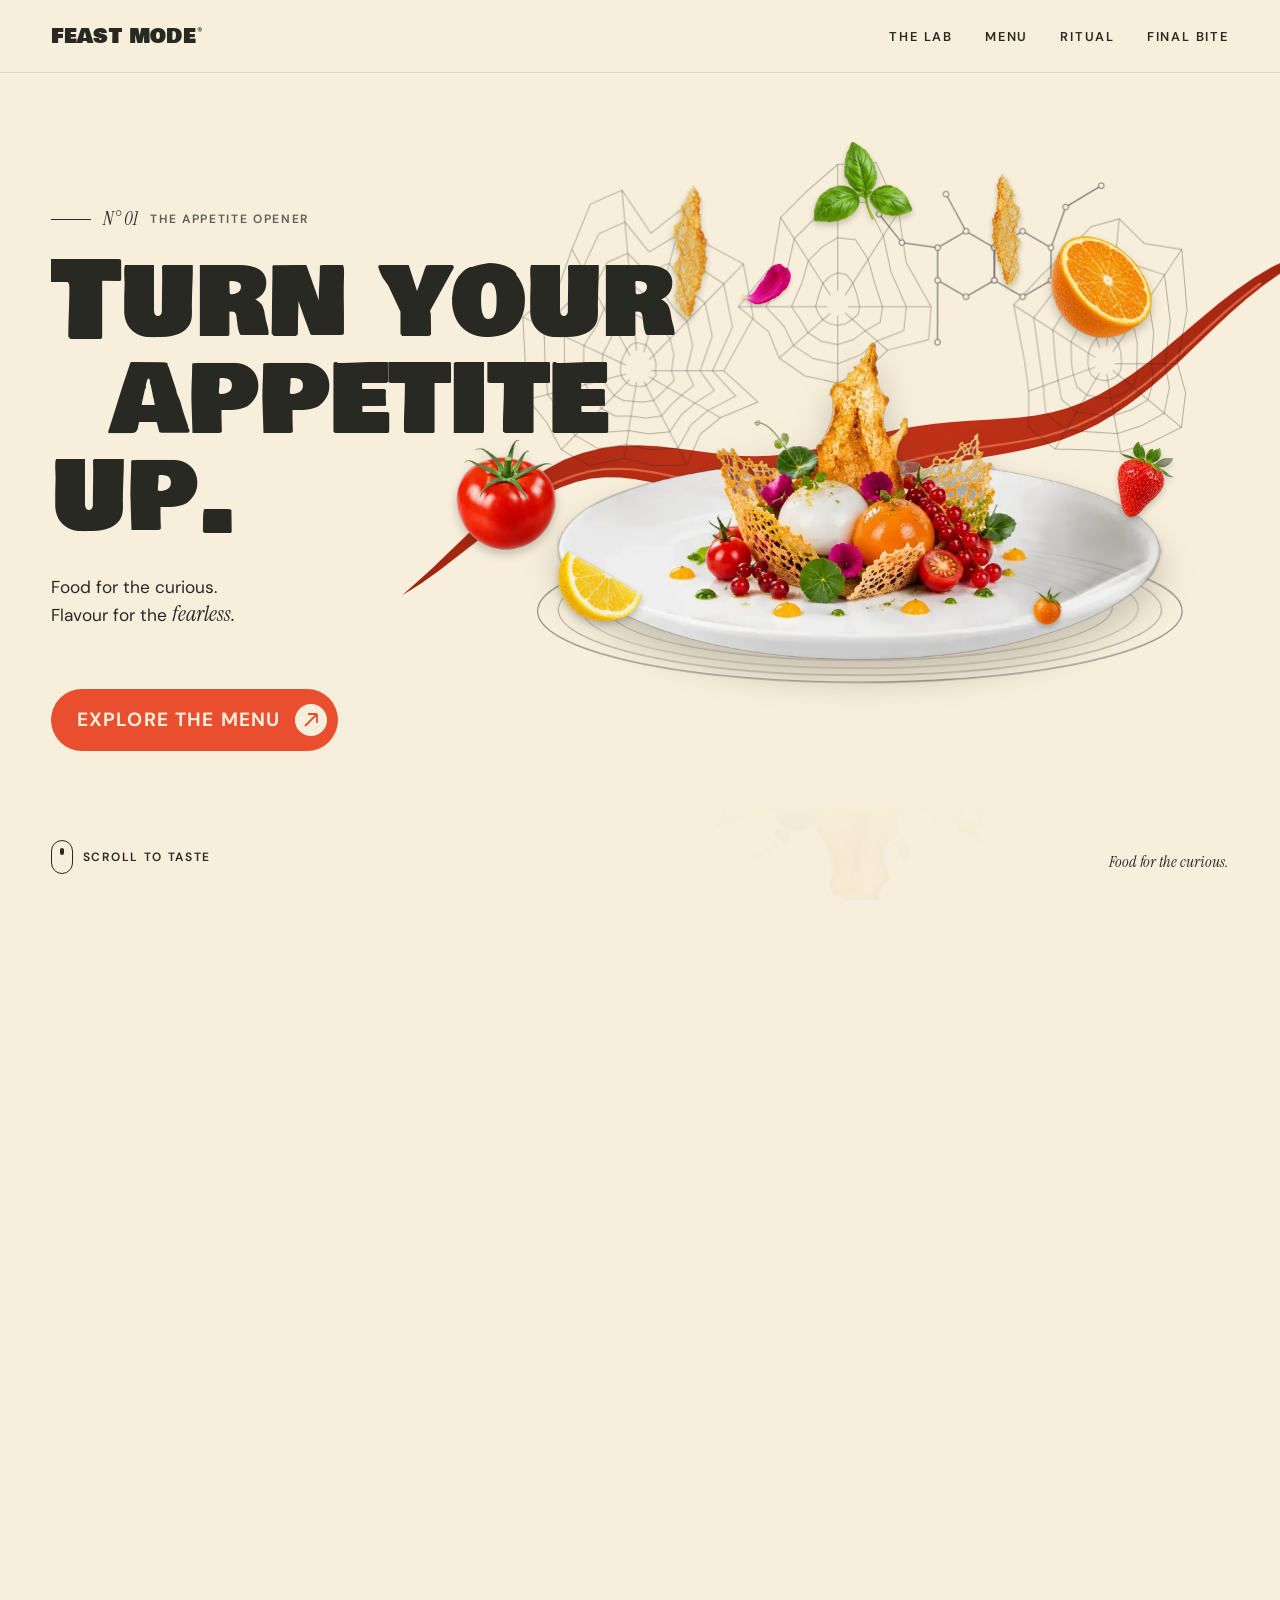
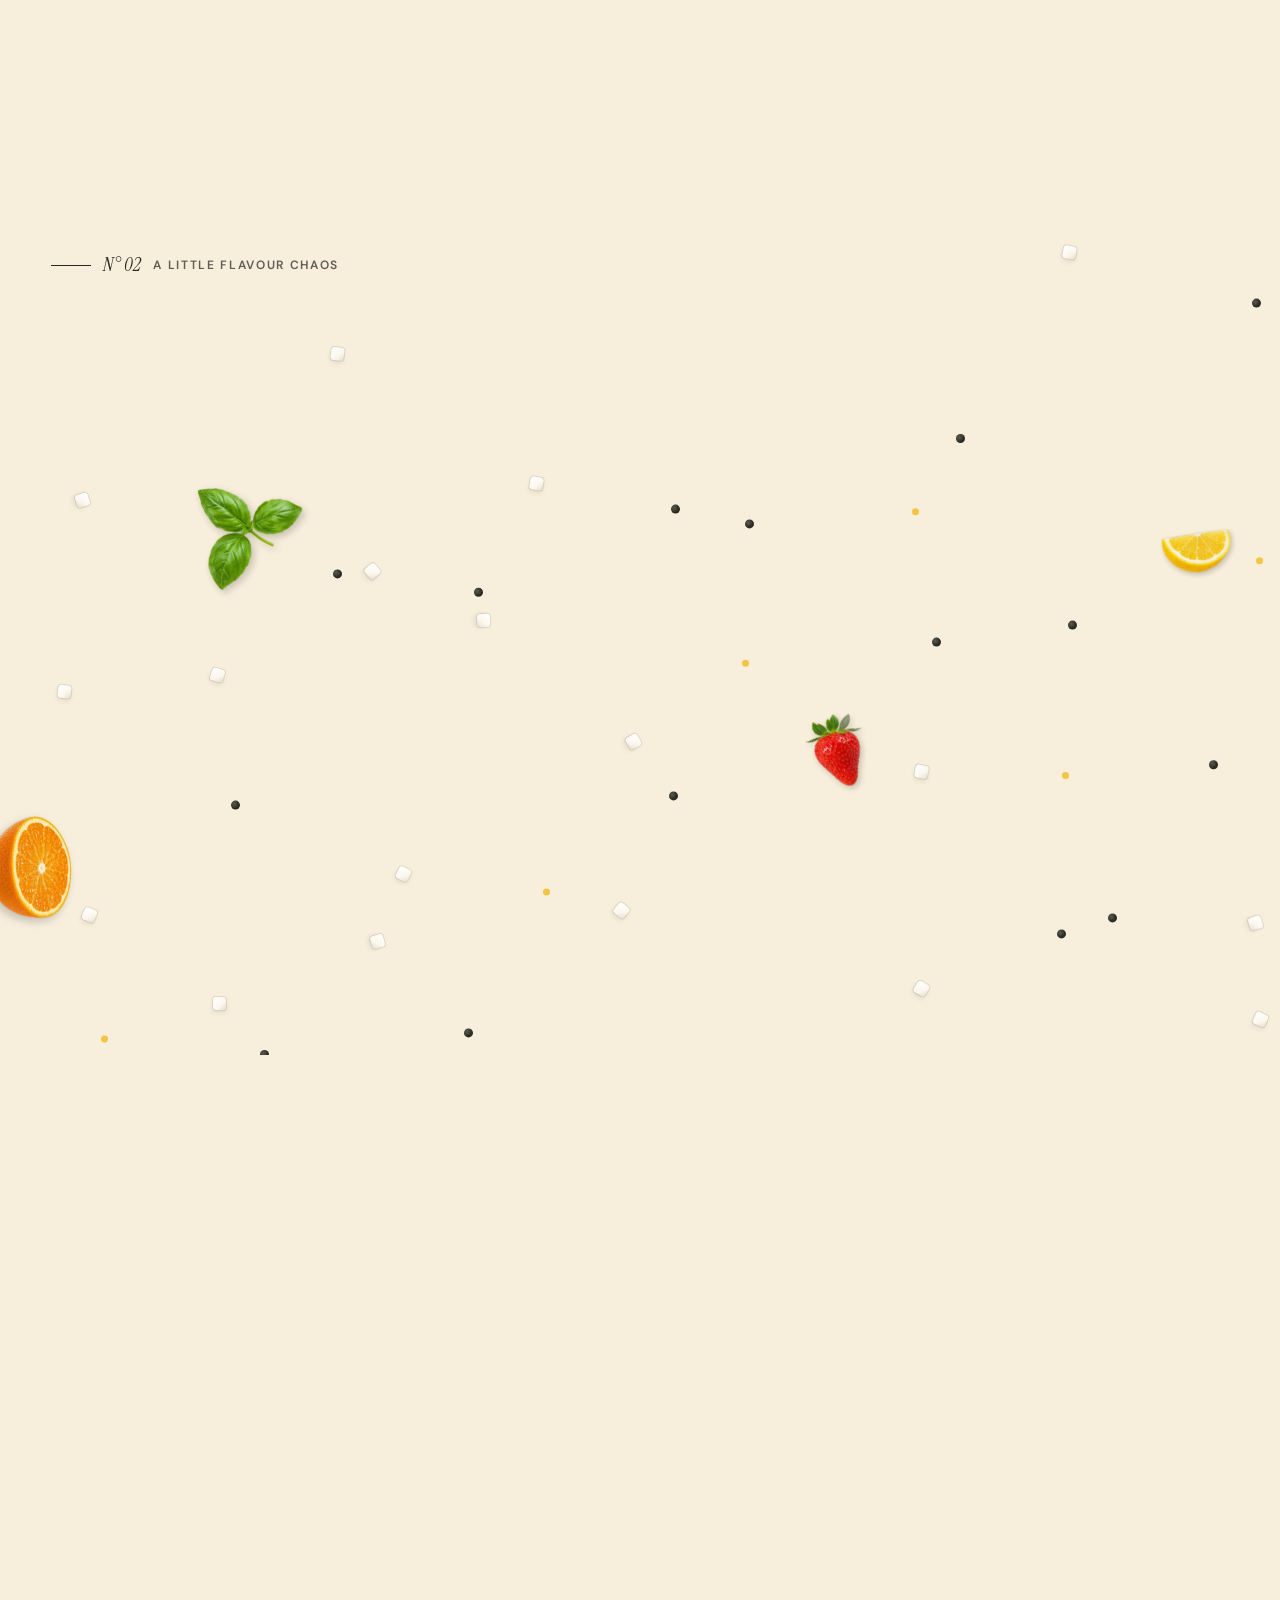
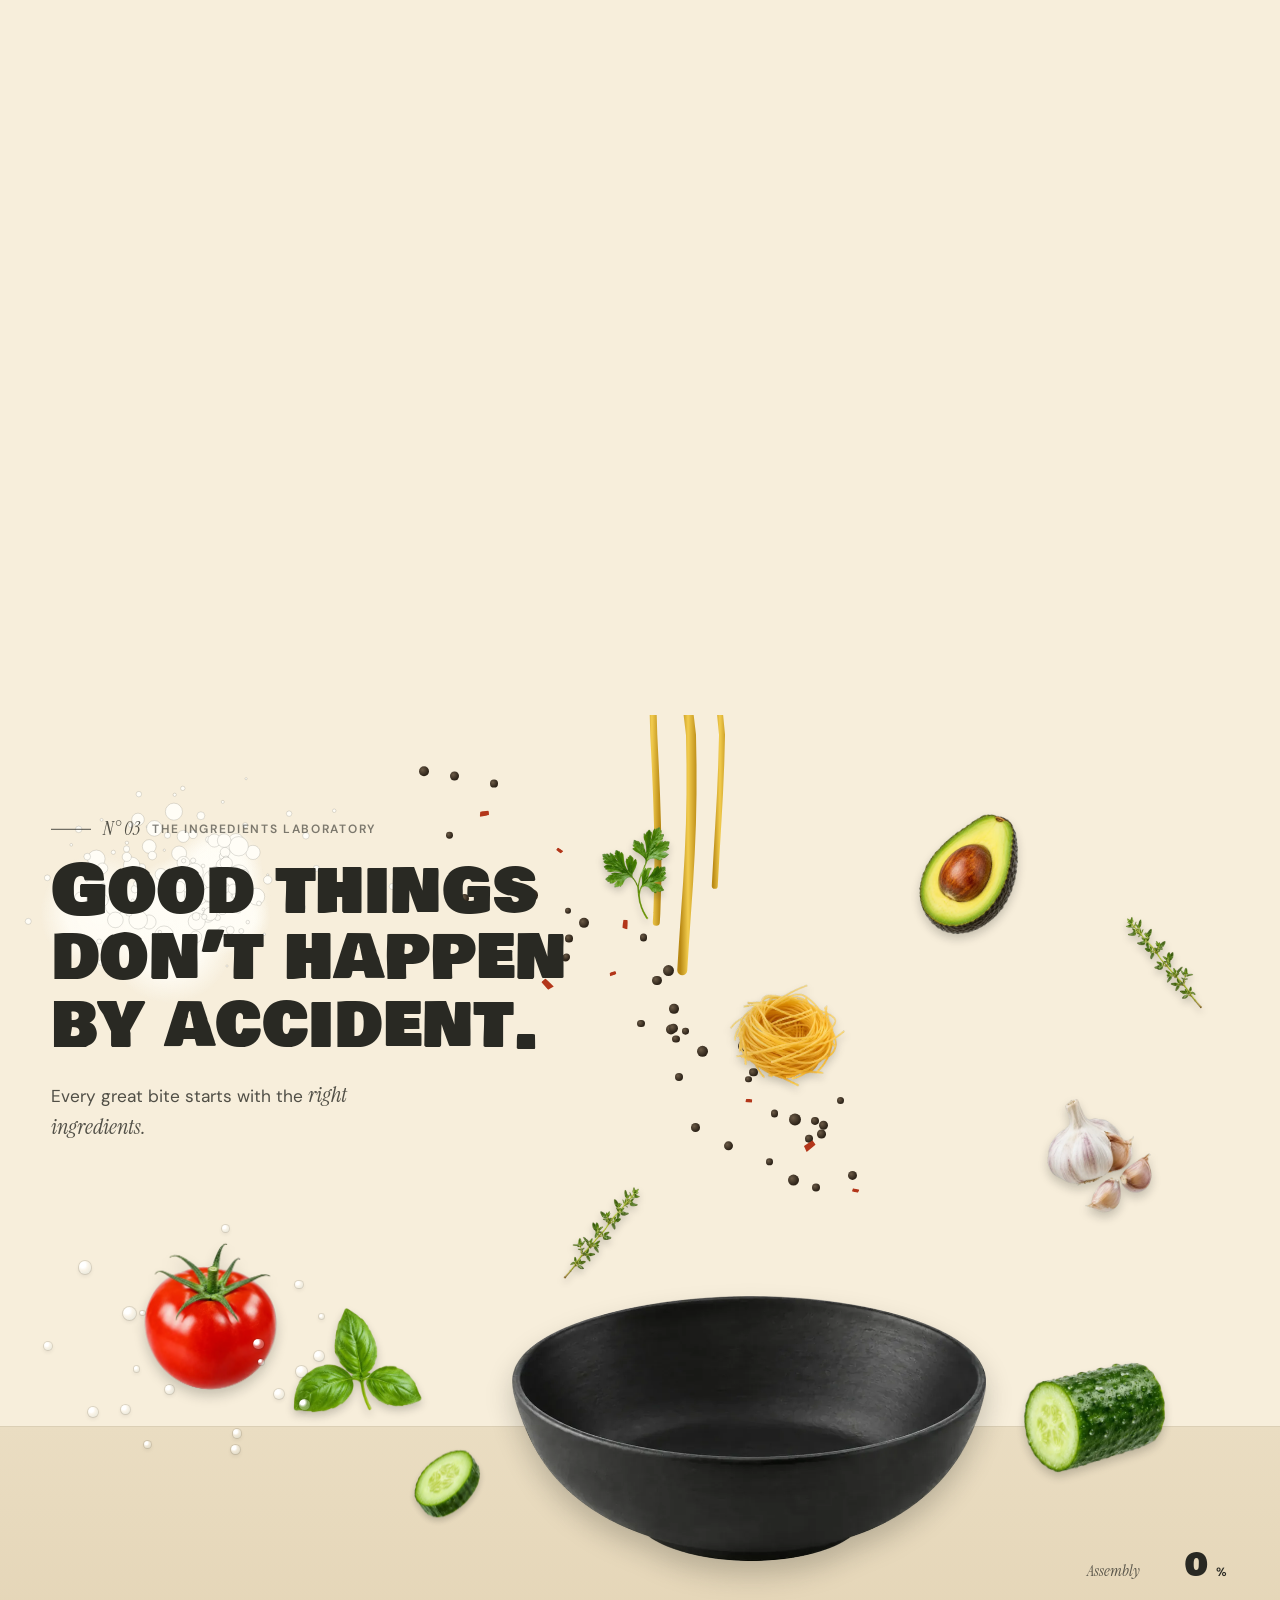
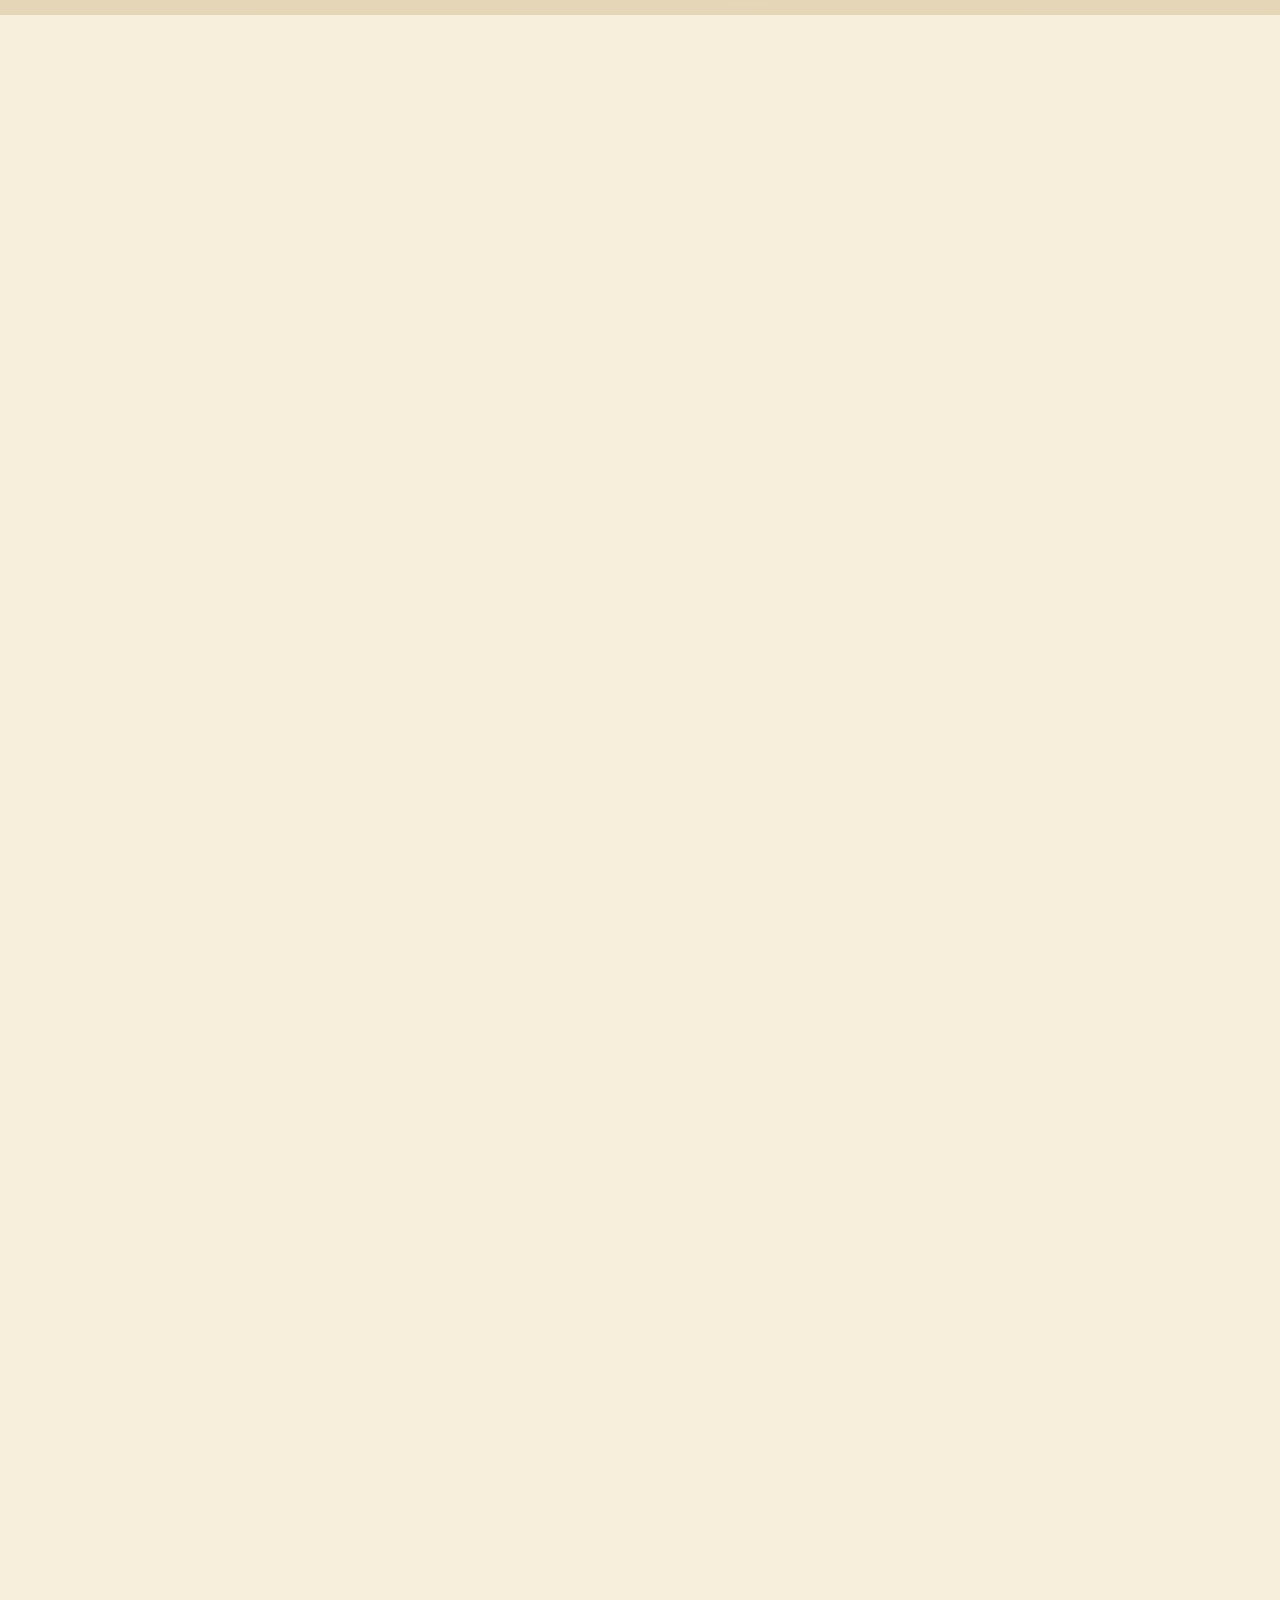
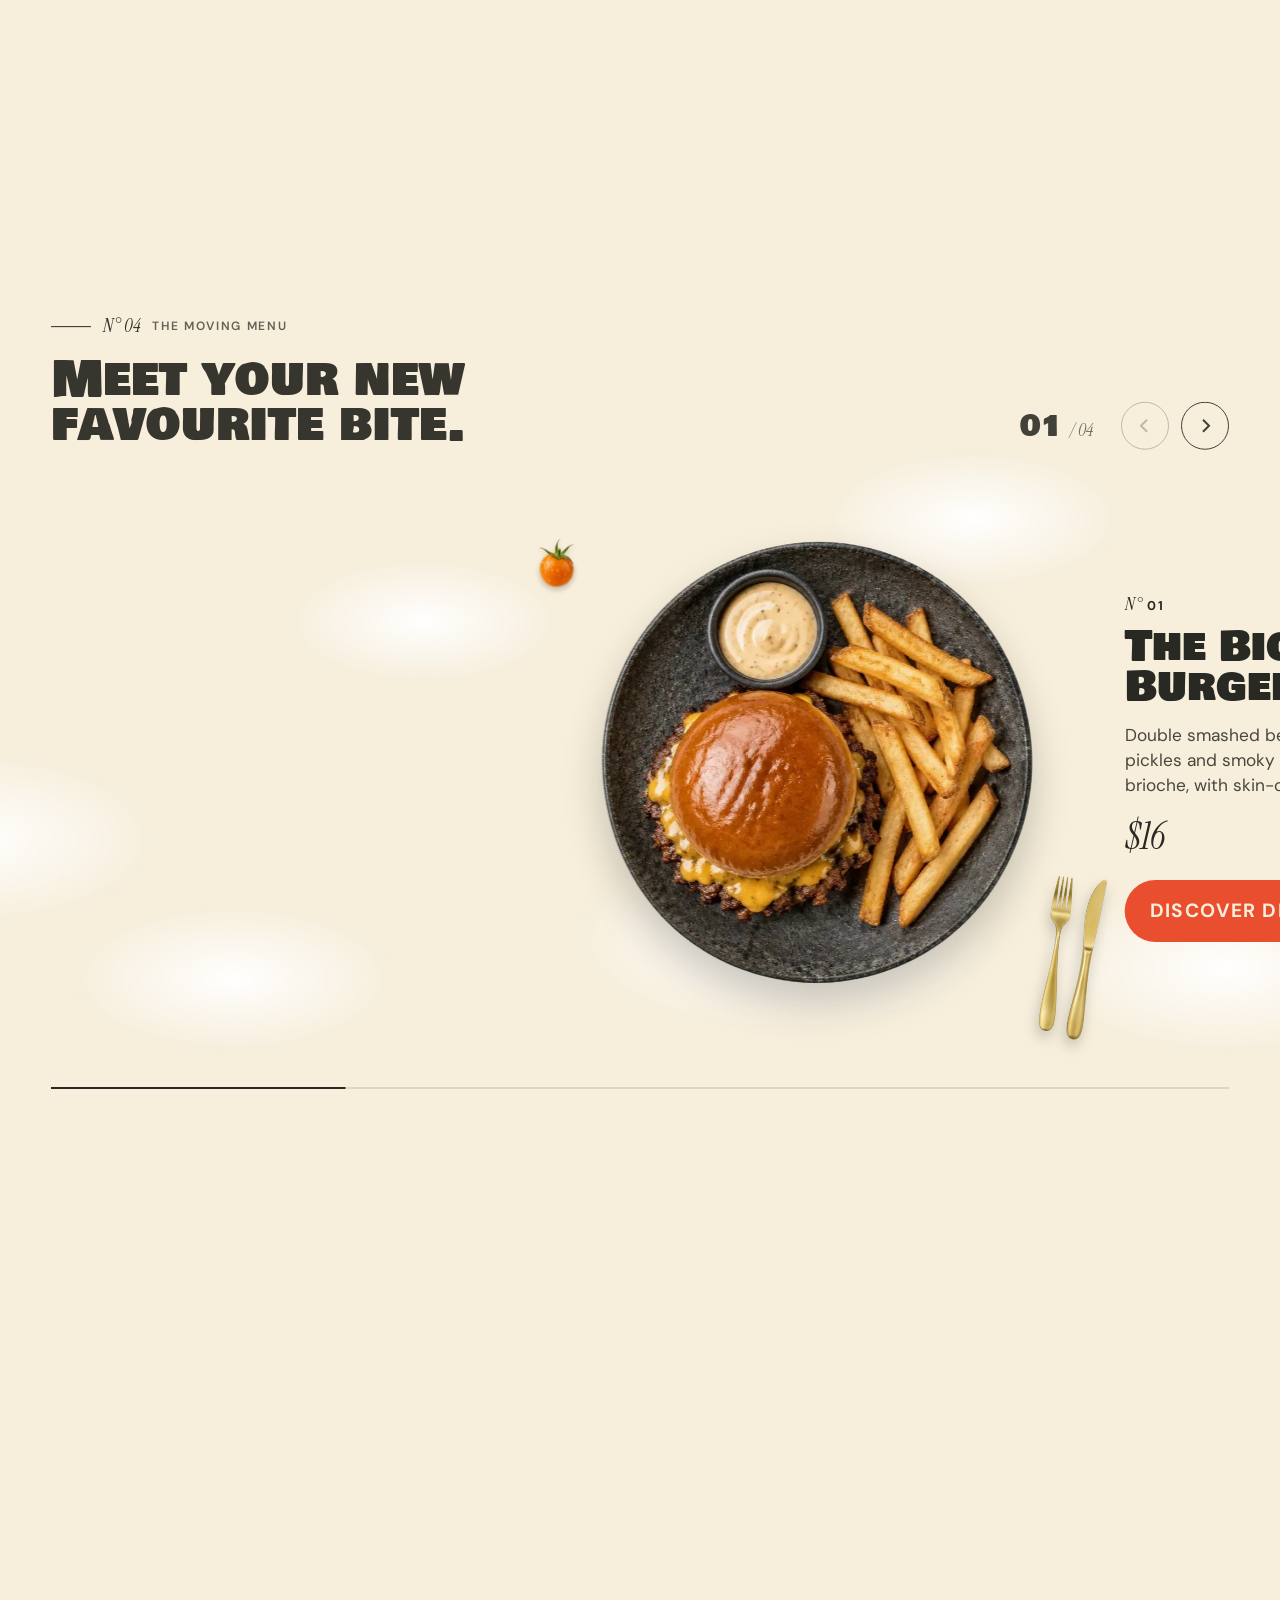
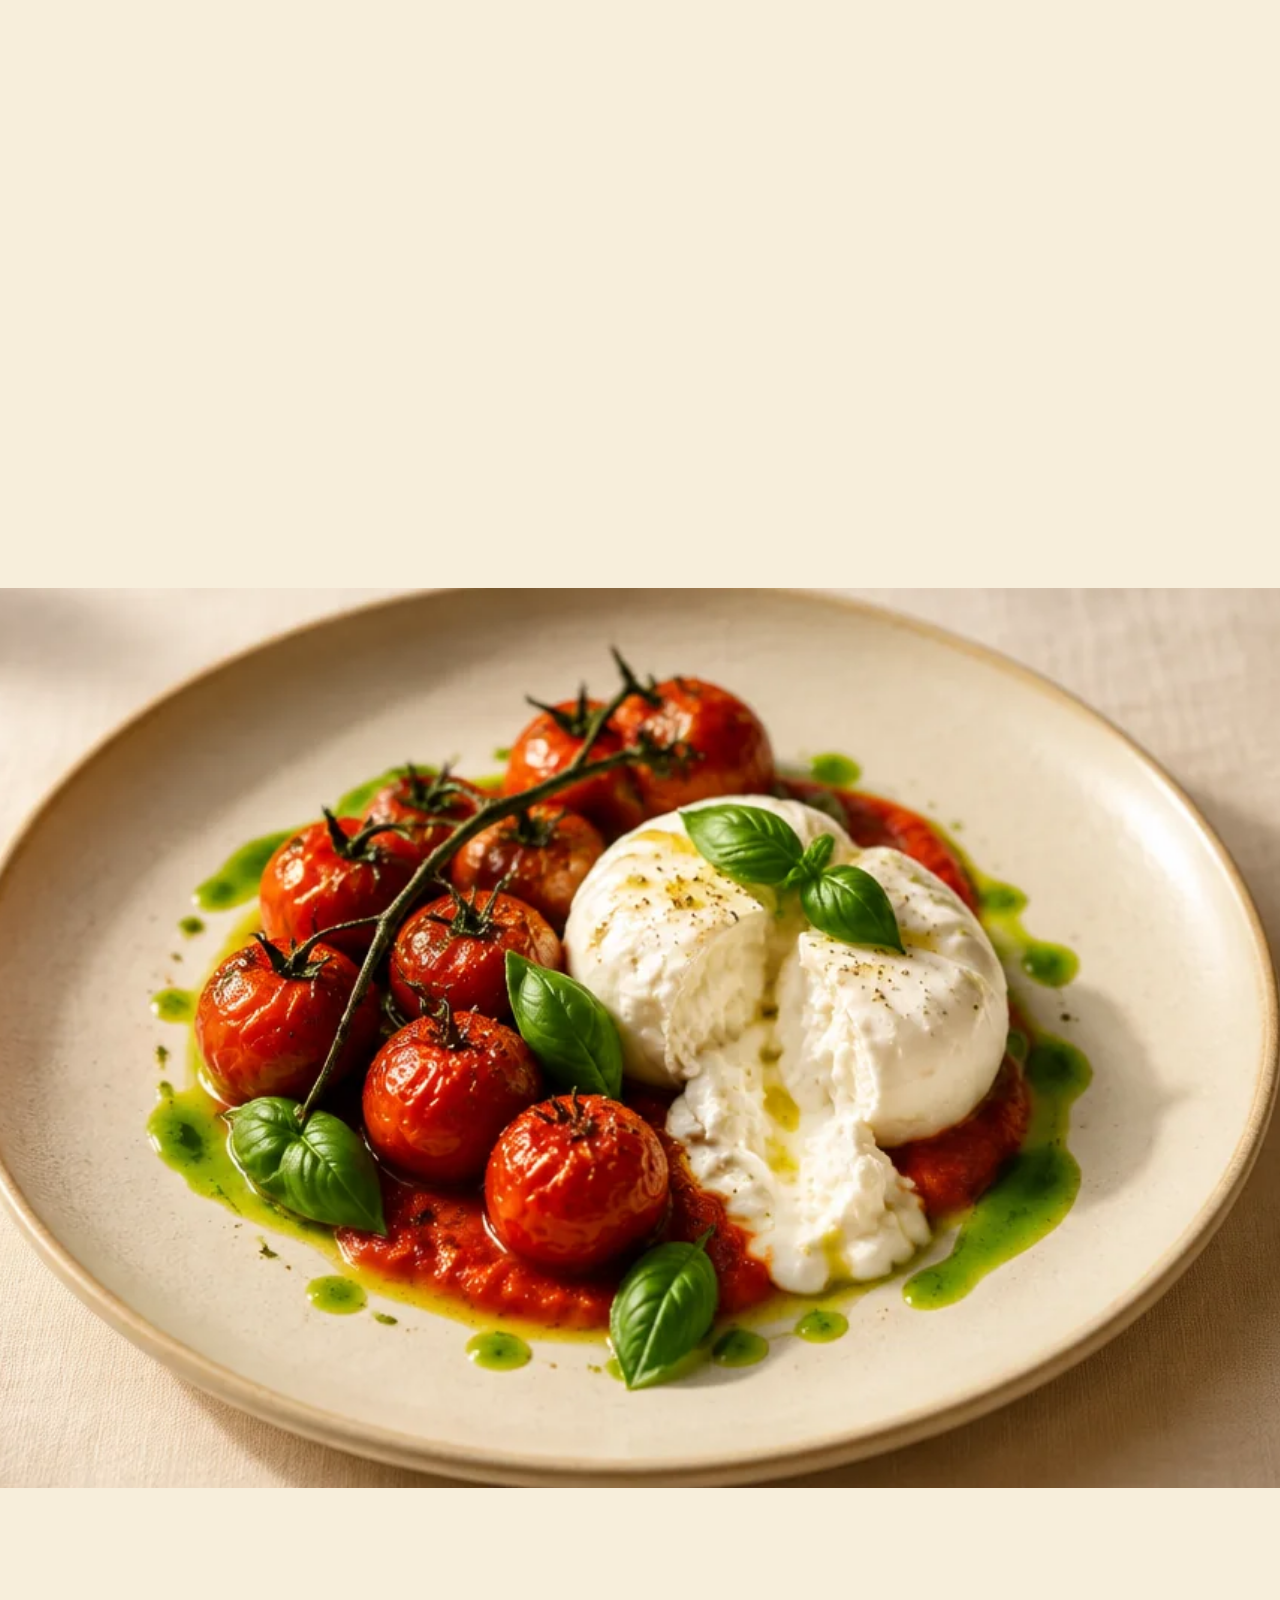
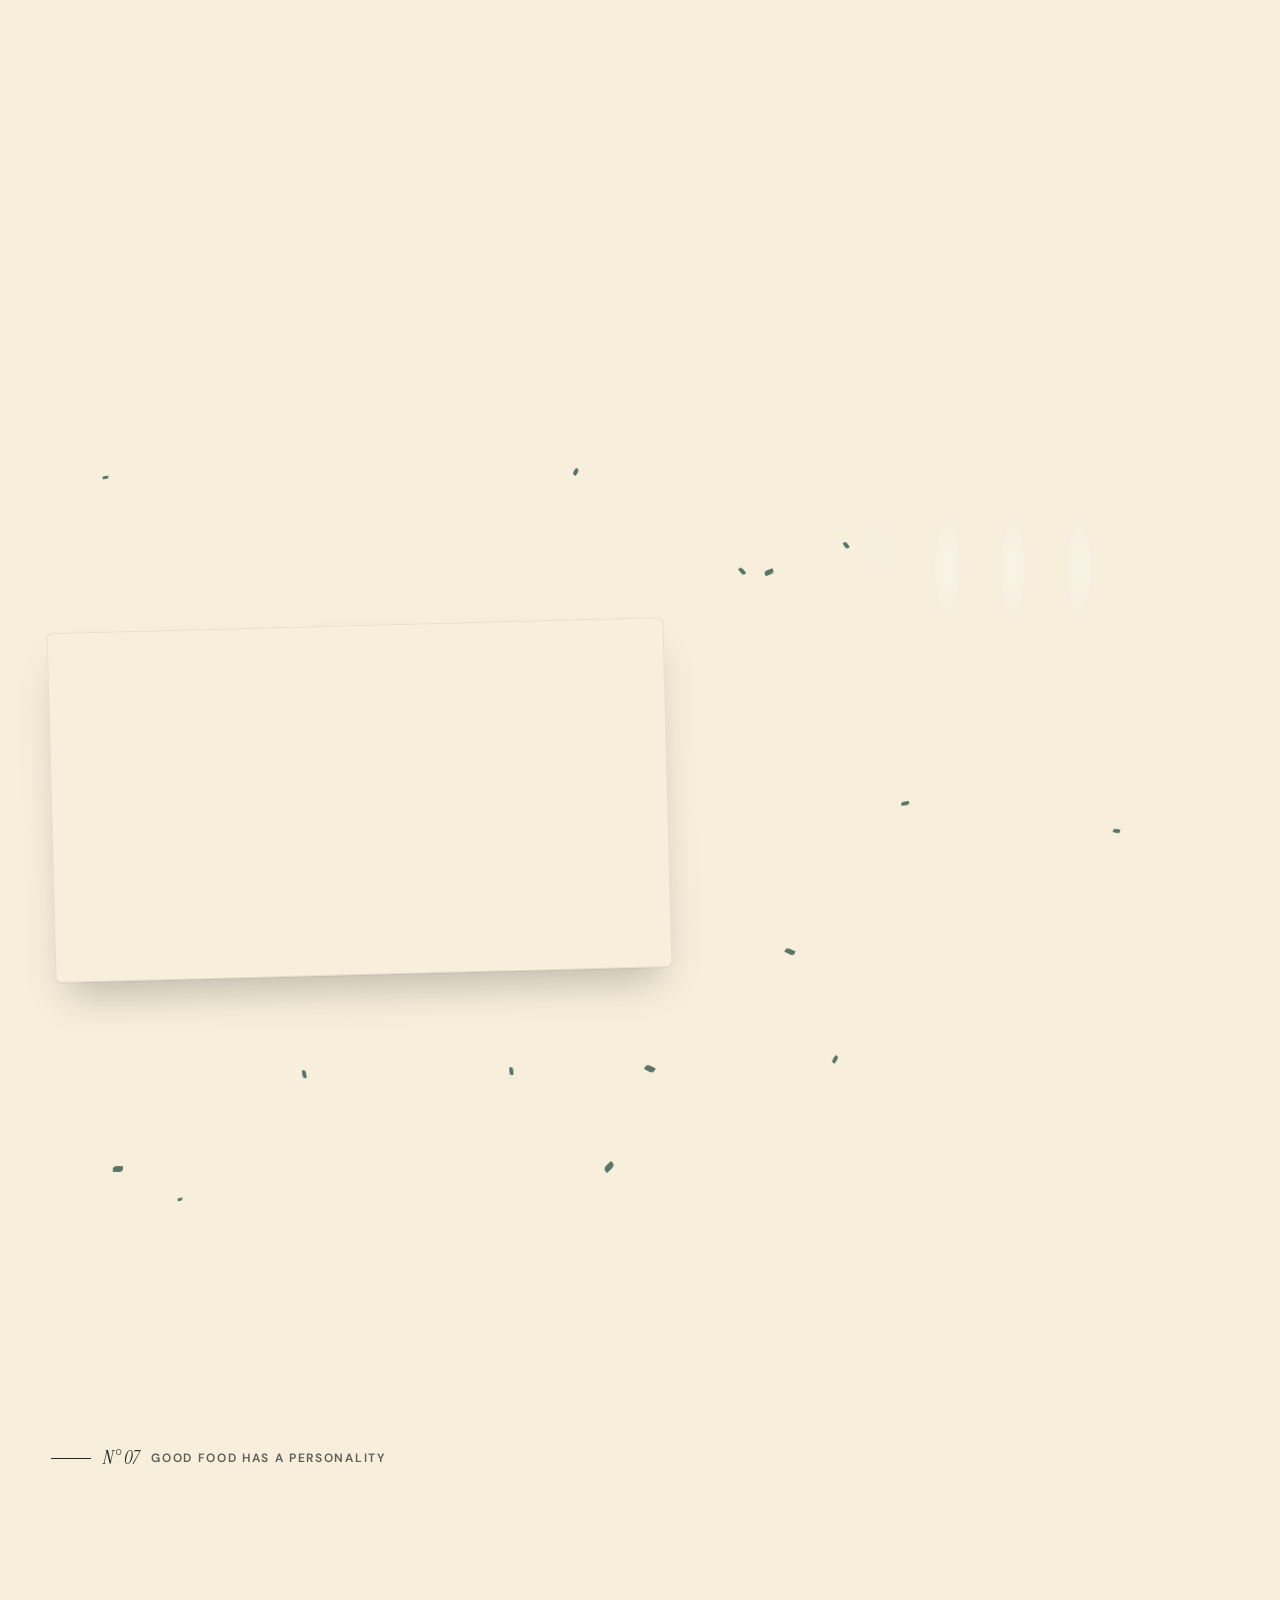
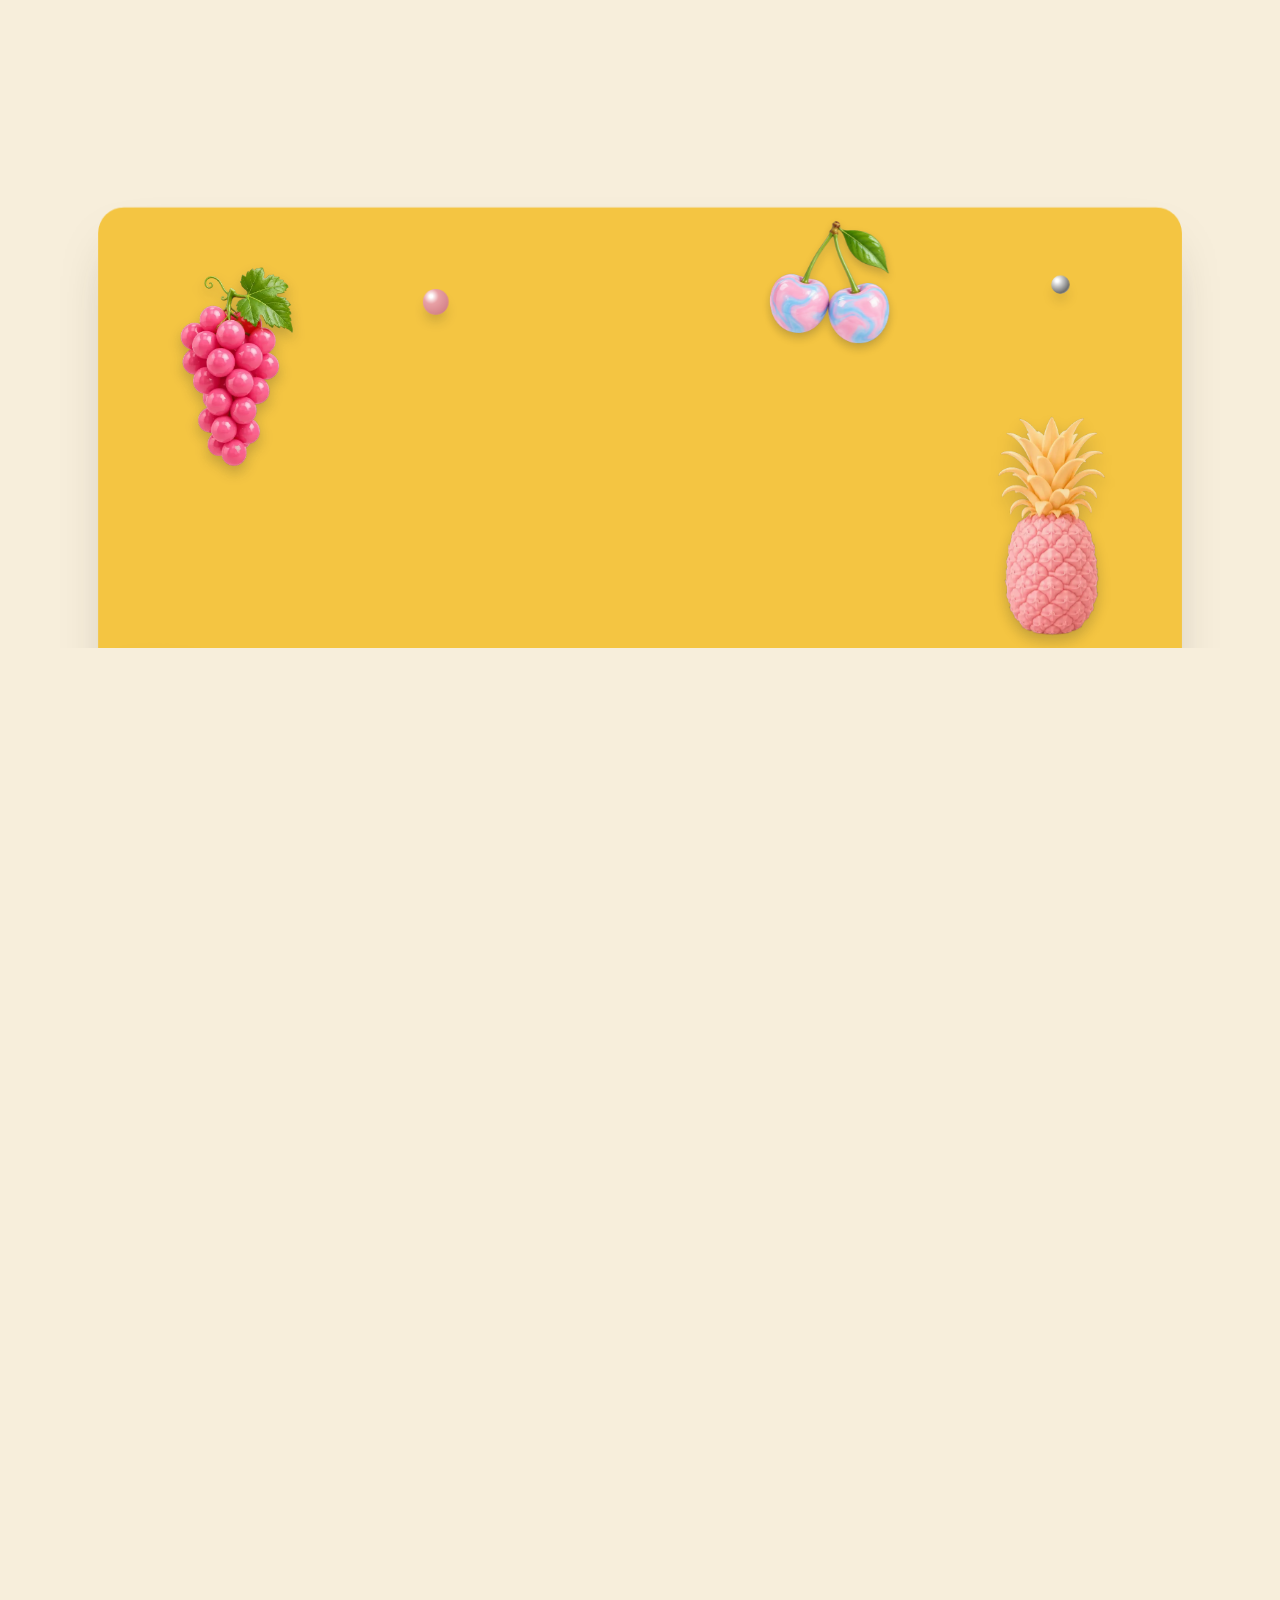
<file: index.html>
<!DOCTYPE html>
<html lang="en">
<head>
<meta charset="utf-8">
<meta name="viewport" content="width=device-width, initial-scale=1">
<title>FEAST MODE® — Turn Your Appetite Up.</title>
<meta name="description" content="FEAST MODE — food for the curious, flavour for the fearless.">
<meta name="theme-color" content="#F7EEDB">
<link rel="icon" href="favicon.svg" type="image/svg+xml">
<meta property="og:type" content="website">
<meta property="og:title" content="FEAST MODE® — Turn Your Appetite Up.">
<meta property="og:description" content="Food for the curious. Flavour for the fearless.">
<meta property="og:image" content="/og.jpg">
<meta name="twitter:card" content="summary_large_image">
<link rel="preconnect" href="https://fonts.googleapis.com">
<link rel="preconnect" href="https://fonts.gstatic.com" crossorigin>
<link href="https://fonts.googleapis.com/css2?family=Bowlby+One+SC&family=DM+Sans:opsz,wght@9..40,400;9..40,500;9..40,700&family=Instrument+Serif:ital@0;1&display=swap" rel="stylesheet">
<link rel="preload" as="image" href="assets/s01/plate.webp" fetchpriority="high">
<link rel="stylesheet" href="css/system.css">
<link rel="stylesheet" href="css/s01-hero.css">
<link rel="stylesheet" href="css/s02-chaos.css">
<link rel="stylesheet" href="css/s03-lab.css">
<link rel="stylesheet" href="css/s04-menu.css">
<link rel="stylesheet" href="css/s05-fim.css">
<link rel="stylesheet" href="css/s06-ritual.css">
<link rel="stylesheet" href="css/s07-pers.css">
<link rel="stylesheet" href="css/s08-final.css">
<link rel="stylesheet" href="css/responsive.css">
</head>
<body id="top">
<a class="skip-link" href="#main">Skip to content</a>

<!-- ================= GLOBAL NAV ================= -->
<header class="nav" id="nav">
  <a class="nav__brand" href="#top" aria-label="FEAST MODE home">FEAST MODE<sup>®</sup></a>
  <button class="nav__toggle" type="button" aria-expanded="false" aria-controls="nav-links">Menu</button>
  <nav aria-label="Primary">
    <ul class="nav__links" id="nav-links">
      <!-- links auto-hide until their section exists, so nothing is dead -->
      <li><a href="#lab" data-nav="lab">The Lab</a></li>
      <li><a href="#menu" data-nav="menu">Menu</a></li>
      <li><a href="#ritual" data-nav="ritual">Ritual</a></li>
      <li><a href="#final-bite" data-nav="final-bite">Final Bite</a></li>
    </ul>
  </nav>
</header>

<main id="main">

  <!-- ================= 01 — THE APPETITE OPENER ================= -->
  <section class="hero" id="opener" aria-labelledby="hero-title" data-section="01">
    <div class="hero__inner">

      <div class="hero__copy">
        <p class="hero__kicker label" data-hero-fade><span class="serif">N° 01</span> The Appetite Opener</p>
        <h1 class="hero__title" id="hero-title">
          <span class="line"><span>Turn your</span></span>
          <span class="line line--indent"><span>appetite</span></span>
          <span class="line"><span>up.</span></span>
        </h1>
        <p class="hero__lead" data-hero-fade><span>Food for the curious.</span> <span>Flavour for the <em>fearless.</em></span></p>
        <a class="btn" href="#menu" data-hero-fade data-fallback="#flavour-chaos">
          Explore the menu
          <span class="btn__icon" aria-hidden="true">
            <svg width="14" height="14" viewBox="0 0 14 14" fill="none"><path d="M1 13 13 1M13 1H4M13 1v9" stroke="currentColor" stroke-width="1.8"/></svg>
          </span>
        </a>
      </div>

      <!-- Composition (decorative except the plate) -->
      <div class="stage" id="stage">
        <svg class="stage__ribbon" id="ribbon" viewBox="0 0 1000 600" preserveAspectRatio="none" aria-hidden="true">
          <defs>
            <linearGradient id="sauceGrad" x1="0" y1="0" x2="1" y2="0">
              <stop offset="0" stop-color="var(--sauce-deep)"/>
              <stop offset=".45" stop-color="var(--sauce-mid)"/>
              <stop offset="1" stop-color="var(--sauce-deep)"/>
            </linearGradient>
          </defs>
          <path class="ribbon__body" fill="url(#sauceGrad)"/>
          <path class="ribbon__gloss" fill="none" stroke="var(--sauce-gloss)" stroke-width="3" stroke-linecap="round" opacity=".7"/>
        </svg>

        <svg class="stage__lineart" id="lineart" viewBox="0 0 1000 560" aria-hidden="true"></svg>

        <svg class="stage__rings" id="rings" viewBox="0 0 1000 300" aria-hidden="true">
          <ellipse cx="500" cy="120" rx="300" ry="62"/><ellipse cx="500" cy="122" rx="345" ry="72"/>
          <ellipse cx="500" cy="124" rx="390" ry="82"/><ellipse cx="500" cy="126" rx="430" ry="92"/>
          <ellipse cx="500" cy="128" rx="466" ry="101"/><ellipse cx="500" cy="130" rx="498" ry="110"/>
        </svg>

        <!-- back layer -->
        <div class="ing ing--back" style="--x:17%;--y:4%;--w:10%" data-depth=".35" data-dir="-1,-1"><div class="ing__p"><img src="assets/s01/tuile.webp" alt="" width="389" height="800"></div></div>
        <div class="ing ing--back ing--sm-hide" style="--x:70%;--y:2%;--w:8.5%" data-depth=".4" data-dir="1,-1"><div class="ing__p"><img src="assets/s01/tuile-flip.webp" alt="" width="389" height="800"></div></div>
        <div class="ing ing--back" style="--x:43%;--y:-3%;--w:15%" data-depth=".55" data-dir=".2,-1.2"><div class="ing__p"><img src="assets/s01/basil.webp" alt="" width="800" height="647"></div></div>

        <figure class="plate" id="plate" style="margin:0">
          <img src="assets/s01/plate.webp" width="1344" height="752" fetchpriority="high"
               alt="A FEAST MODE signature plate: lacy golden tuiles, a glossy white sphere, an orange sphere, tomatoes, red currants and edible flowers">
          <img class="plate__reflection" src="assets/s01/plate-reflection.webp" width="1344" height="752" alt="" aria-hidden="true">
        </figure>

        <!-- front layer -->
        <div class="ing" style="--x:-13%;--y:47%;--w:19%" data-depth="1" data-dir="-1.3,-.4" data-travel="tomato"><div class="ing__p"><img src="assets/s01/tomato.webp" alt="" width="798" height="800"></div></div>
        <div class="ing" style="--x:77%;--y:12%;--w:19%" data-depth=".9" data-dir="1.3,-.6"><div class="ing__p"><img src="assets/s01/orange.webp" alt="" width="800" height="800"></div></div>
        <div class="ing" style="--x:86%;--y:46%;--w:13%" data-depth="1.15" data-dir="1.4,.3"><div class="ing__p"><img src="assets/s01/strawberry.webp" alt="" width="800" height="756"></div></div>
        <div class="ing" style="--x:2%;--y:62%;--w:15%" data-depth="1.25" data-dir="-1.4,.8"><div class="ing__p"><img src="assets/s01/lemon.webp" alt="" width="800" height="691"></div></div>
        <div class="ing ing--sm-hide" style="--x:32%;--y:16%;--w:8%" data-depth=".7" data-dir="-.6,-1"><div class="ing__p"><img src="assets/s01/petal.webp" alt="" width="800" height="734"></div></div>
        <div class="ing" style="--x:74%;--y:72%;--w:9%" data-depth="1.35" data-dir=".9,1.2"><div class="ing__p"><img src="assets/s01/cherry.webp" alt="" width="800" height="800"></div></div>
      </div>
    </div>

    <div class="hero__meta label">
      <a class="hero__scroll" href="#flavour-chaos" data-hero-fade><span class="hero__scroll-dot" aria-hidden="true"></span>Scroll to taste</a>
      <span class="serif" style="font-size:1rem" data-hero-fade>Food for the curious.</span>
    </div>
  </section>

  <!-- ================= 02 — A LITTLE FLAVOUR CHAOS ================= -->
  <section class="chaos" id="flavour-chaos" aria-labelledby="chaos-title" data-section="02">
    <h2 class="visually-hidden" id="chaos-title">We don't do boring food.</h2>
    <div class="chaos__stage" id="chaos-stage">
      <div class="chaos__specks" id="chaos-specks" aria-hidden="true"></div>

      <p class="chaos__kicker label" aria-hidden="true"><span class="serif">N° 02</span> A Little Flavour Chaos</p>

      <div class="chaos__type" aria-hidden="true">
        <span class="chaos__we">We don&rsquo;t do</span>
        <svg class="chaos__boring" id="boring" role="presentation">
          <defs>
            <pattern id="foodTile" x="0" y="0" patternUnits="userSpaceOnUse" width="1000" height="520">
              <image href="assets/s02/food-tile.webp" width="1000" height="520" preserveAspectRatio="none"/>
            </pattern>
          </defs>
          <g id="boring-letters"></g>
        </svg>
        <span class="chaos__struck" id="chaos-struck">boring</span>
        <span class="chaos__food">food.</span>
      </div>

      <ul class="chaos__labels">
        <li class="chaos__tag" style="--x:72%;--y:16%"><span class="serif">(01)</span> Fresh ideas.</li>
        <li class="chaos__tag" style="--x:9%;--y:88%"><span class="serif">(02)</span> Big flavour.</li>
        <li class="chaos__tag" style="--x:42%;--y:88%"><span class="serif">(03)</span> No ordinary bites.</li>
      </ul>

      <!-- drifting cutouts: some behind the type, some in front -->
      <img class="chaos__cut chaos__cut--back" src="assets/s01/basil.webp" alt="" aria-hidden="true" loading="lazy" style="--x:14%;--y:18%;--w:9%" data-speed=".6">
      <img class="chaos__cut chaos__cut--back" src="assets/s01/orange.webp" alt="" aria-hidden="true" loading="lazy" style="--x:-2%;--y:50%;--w:9%" data-speed=".8">
      <img class="chaos__cut" src="assets/s01/strawberry.webp" alt="" aria-hidden="true" loading="lazy" style="--x:62%;--y:24%;--w:6.5%" data-speed="1.3">
      <img class="chaos__cut" src="assets/s01/petal.webp" alt="" aria-hidden="true" loading="lazy" style="--x:24%;--y:66%;--w:6%" data-speed="1.6">
      <img class="chaos__cut chaos__cut--sm-hide" src="assets/s01/lemon.webp" alt="" aria-hidden="true" loading="lazy" style="--x:90%;--y:5%;--w:6%" data-speed="1.2">

      <!-- the travelling tomato (continues from Section 01) -->
      <img class="chaos__tomato" id="chaos-tomato" src="assets/s01/tomato.webp" alt="" aria-hidden="true" loading="lazy">
    </div>
  </section>

  <!-- ================= 03 — THE INGREDIENTS LABORATORY ================= -->
  <section class="lab" id="lab" aria-labelledby="lab-title" data-section="03">
    <div class="lab__stage" id="lab-stage">
      <div class="lab__table" aria-hidden="true"></div>

      <svg class="lab__flour" id="lab-flour" viewBox="0 0 400 300" aria-hidden="true"></svg>
      <svg class="lab__oil" id="lab-oil" viewBox="0 0 200 600" preserveAspectRatio="none" aria-hidden="true"></svg>
      <div class="lab__spice" id="lab-spice" aria-hidden="true"></div>

      <div class="lab__copy">
        <p class="lab__kicker label"><span class="serif">N° 03</span> The Ingredients Laboratory</p>
        <h2 class="lab__title" id="lab-title">
          <span class="line"><span>Good things</span></span>
          <span class="line"><span>don&rsquo;t happen</span></span>
          <span class="line"><span>by accident.</span></span>
        </h2>
        <p class="lab__lead">Every great bite starts with the <em>right ingredients.</em></p>
      </div>

      <div class="lab__steam" id="lab-steam" aria-hidden="true"></div>

      <figure class="lab__bowl" id="lab-bowl">
        <img class="lab__bowl-empty" src="assets/s03/bowl-empty.webp" alt="" aria-hidden="true" width="1025" height="573" loading="lazy">
        <img class="lab__bowl-full" src="assets/s03/bowl-full.webp" width="1025" height="573" loading="lazy"
             alt="A black stoneware bowl of spaghetti in chunky tomato sauce">
      </figure>

      <div class="lab__ings" aria-hidden="true">
        <div class="lab-ing " style="--x:10%;--y:58%;--w:13%"><img src="assets/s01/tomato.webp" alt="" loading="lazy"></div>
        <div class="lab-ing " style="--x:23%;--y:66%;--w:10%"><img src="assets/s01/basil.webp" alt="" loading="lazy"></div>
        <div class="lab-ing " style="--x:31%;--y:80%;--w:6.5%"><img src="assets/s03/cuke-slice.webp" alt="" loading="lazy"></div>
        <div class="lab-ing " style="--x:80%;--y:72%;--w:11%"><img src="assets/s03/cucumber.webp" alt="" loading="lazy"></div>
        <div class="lab-ing " style="--x:81%;--y:42%;--w:10%"><img src="assets/s03/garlic.webp" alt="" loading="lazy"></div>
        <div class="lab-ing lab-ing--sm-hide" style="--x:70%;--y:10%;--w:9.5%"><img src="assets/s03/avocado.webp" alt="" loading="lazy"></div>
        <div class="lab-ing " style="--x:57%;--y:30%;--w:9%"><img src="assets/s03/pasta.webp" alt="" loading="lazy"></div>
        <div class="lab-ing " style="--x:43%;--y:52%;--w:8%"><img src="assets/s03/thyme.webp" alt="" loading="lazy"></div>
        <div class="lab-ing lab-ing--sm-hide" style="--x:46%;--y:12%;--w:8%"><img src="assets/s03/parsley.webp" alt="" loading="lazy"></div>
        <div class="lab-ing lab-ing--sm-hide" style="--x:87%;--y:22%;--w:8%"><img src="assets/s03/thyme-flip.webp" alt="" loading="lazy"></div>
      </div>
      <div class="lab__splash" id="lab-splash" aria-hidden="true"></div>

      <p class="lab__meter label" aria-hidden="true"><span class="serif">Assembly</span> <b id="lab-pct">100</b>%</p>
    </div>
  </section>

  <!-- ================= 04 — THE MOVING MENU ================= -->
  <section class="menu" id="menu" aria-labelledby="menu-title" data-section="04">
    <div class="menu__stage" id="menu-stage">
      <div class="menu__fog" id="menu-fog" aria-hidden="true"></div>

      <header class="menu__head">
        <div>
          <p class="menu__kicker label"><span class="serif">N° 04</span> The Moving Menu</p>
          <h2 class="menu__title" id="menu-title">Meet your new<br>favourite bite.</h2>
        </div>
        <div class="menu__controls">
          <p class="menu__count" aria-live="polite"><b id="menu-current">01</b> <span class="serif">/ 04</span></p>
          <button class="menu__arrow" type="button" id="menu-prev" aria-label="Previous dish">
            <svg width="18" height="18" viewBox="0 0 18 18" fill="none" aria-hidden="true"><path d="M11 3 5 9l6 6" stroke="currentColor" stroke-width="2"/></svg>
          </button>
          <button class="menu__arrow" type="button" id="menu-next" aria-label="Next dish">
            <svg width="18" height="18" viewBox="0 0 18 18" fill="none" aria-hidden="true"><path d="m7 3 6 6-6 6" stroke="currentColor" stroke-width="2"/></svg>
          </button>
        </div>
      </header>

      <div class="menu__viewport" id="menu-viewport">
        <ol class="menu__track" id="menu-track">
          <li class="dish" data-index="0">
            <div class="dish__media" aria-hidden="true">
              <img class="dish__garnish" src="assets/s01/cherry.webp" alt="" loading="lazy">
              <div class="dish__plate dish__plate--plate"><img src="assets/s04/burger.webp" alt="" loading="lazy"></div>
              <img class="dish__cutlery" src="assets/s04/cutlery.webp" alt="" loading="lazy">
            </div>
            <div class="dish__info">
              <p class="dish__num"><span class="serif">N°</span> 01</p>
              <h3 class="dish__name">The Big Energy Burger</h3>
              <p class="dish__desc">Double smashed beef, molten cheddar, house pickles and smoky Feast sauce on a glossy brioche, with skin-on fries.</p>
              <p class="dish__price"><span class="visually-hidden">Price: </span>$16</p>
              <button class="btn dish__cta" type="button" data-dish="0" aria-haspopup="dialog">Discover dish
                <span class="btn__icon" aria-hidden="true"><svg width="14" height="14" viewBox="0 0 14 14" fill="none"><path d="M1 13 13 1M13 1H4M13 1v9" stroke="currentColor" stroke-width="1.8"/></svg></span>
              </button>
            </div>
          </li>
          <li class="dish" data-index="1">
            <div class="dish__media" aria-hidden="true">
              <img class="dish__garnish" src="assets/s01/basil.webp" alt="" loading="lazy">
              <div class="dish__plate dish__plate--glass"><img src="assets/s04/pasta-plate.webp" alt="" loading="lazy"></div>
              <img class="dish__cutlery" src="assets/s04/cutlery.webp" alt="" loading="lazy">
            </div>
            <div class="dish__info">
              <p class="dish__num"><span class="serif">N°</span> 02</p>
              <h3 class="dish__name">Sunday Pasta Club</h3>
              <p class="dish__desc">Slow-cooked San Marzano sauce, hand-twirled spaghetti, aged parmesan and torn basil. A Sunday ritual, any day of the week.</p>
              <p class="dish__price"><span class="visually-hidden">Price: </span>$18</p>
              <button class="btn dish__cta" type="button" data-dish="1" aria-haspopup="dialog">Discover dish
                <span class="btn__icon" aria-hidden="true"><svg width="14" height="14" viewBox="0 0 14 14" fill="none"><path d="M1 13 13 1M13 1H4M13 1v9" stroke="currentColor" stroke-width="1.8"/></svg></span>
              </button>
            </div>
          </li>
          <li class="dish" data-index="2">
            <div class="dish__media" aria-hidden="true">
              <img class="dish__garnish" src="assets/s01/lemon.webp" alt="" loading="lazy">
              <div class="dish__plate dish__plate--bowl"><img src="assets/s04/golden-bowl.webp" alt="" loading="lazy"></div>
              <img class="dish__cutlery" src="assets/s04/cutlery.webp" alt="" loading="lazy">
            </div>
            <div class="dish__info">
              <p class="dish__num"><span class="serif">N°</span> 03</p>
              <h3 class="dish__name">Golden Hour Bowl</h3>
              <p class="dish__desc">Turmeric rice, roasted squash, a jammy egg, avocado, pink pickled radish and toasted seeds. Bright, warm and quietly filling.</p>
              <p class="dish__price"><span class="visually-hidden">Price: </span>$15</p>
              <button class="btn dish__cta" type="button" data-dish="2" aria-haspopup="dialog">Discover dish
                <span class="btn__icon" aria-hidden="true"><svg width="14" height="14" viewBox="0 0 14 14" fill="none"><path d="M1 13 13 1M13 1H4M13 1v9" stroke="currentColor" stroke-width="1.8"/></svg></span>
              </button>
            </div>
          </li>
          <li class="dish" data-index="3">
            <div class="dish__media" aria-hidden="true">
              <img class="dish__garnish" src="assets/s03/thyme.webp" alt="" loading="lazy">
              <div class="dish__plate dish__plate--acrylic"><img src="assets/s04/hot-honey.webp" alt="" loading="lazy"></div>
              <img class="dish__cutlery" src="assets/s04/cutlery.webp" alt="" loading="lazy">
            </div>
            <div class="dish__info">
              <p class="dish__num"><span class="serif">N°</span> 04</p>
              <h3 class="dish__name">The Hot Honey Crunch</h3>
              <p class="dish__desc">Double-fried buttermilk chicken glazed in chilli hot honey, with sharp pickles and a squeeze of lime.</p>
              <p class="dish__price"><span class="visually-hidden">Price: </span>$17</p>
              <button class="btn dish__cta" type="button" data-dish="3" aria-haspopup="dialog">Discover dish
                <span class="btn__icon" aria-hidden="true"><svg width="14" height="14" viewBox="0 0 14 14" fill="none"><path d="M1 13 13 1M13 1H4M13 1v9" stroke="currentColor" stroke-width="1.8"/></svg></span>
              </button>
            </div>
          </li>
        </ol>
      </div>
      <div class="menu__progress" aria-hidden="true"><span id="menu-bar"></span></div>
    </div>

    <dialog class="dish-dialog" id="dish-dialog" aria-labelledby="dd-name">
      <button class="dish-dialog__close" type="button" aria-label="Close dish details">Close</button>
      <div class="dish-dialog__media"><div class="dish__plate" id="dd-plate"><img id="dd-img" alt=""></div></div>
      <div class="dish-dialog__body">
        <p class="dish__num" id="dd-num"></p>
        <h3 class="dish__name" id="dd-name"></h3>
        <p class="dish__desc" id="dd-desc"></p>
        <h4 class="label">What&rsquo;s inside</h4>
        <ul class="dish-dialog__list" id="dd-ings"></ul>
        <dl class="dish-dialog__facts">
          <div><dt class="label">Heat</dt><dd id="dd-heat"></dd></div>
          <div><dt class="label">Contains</dt><dd id="dd-allergens"></dd></div>
          <div><dt class="label">Price</dt><dd id="dd-price"></dd></div>
        </dl>
      </div>
    </dialog>
  </section>

  <!-- ================= 05 — FLAVOUR IN MOTION ================= -->
  <section class="fim" id="flavour-in-motion" aria-labelledby="fim-title" data-section="05">
    <div class="fim__pin" id="fim-pin">

      <div class="fim__scene" id="fim-scene">
        <p class="fim__kicker label"><span class="serif">N° 05</span> Flavour in Motion</p>
        <h2 class="fim__title" id="fim-title">
          <span class="fim__l1">A little mess.</span>
          <span class="fim__l2">A lot of flavour.</span>
        </h2>
        <img class="fim__splash" id="fim-splash" src="assets/s05/splash.webp" alt="" aria-hidden="true" loading="lazy" width="1024" height="1024">
        <div class="fim__drops" id="fim-drops" aria-hidden="true"></div>
        <img class="fim__vine" src="assets/s05/vine.webp" alt="" aria-hidden="true" loading="lazy" width="1200" height="353">
      </div>

      <!-- sauce flood (food colour, not UI red) -->
      <svg class="fim__flood" id="fim-flood" aria-hidden="true">
        <defs>
          <linearGradient id="sauceFlood" x1="0" y1="0" x2="0" y2="1">
            <stop offset="0" stop-color="var(--sauce-mid)"/><stop offset="1" stop-color="var(--sauce-deep)"/>
          </linearGradient>
          <clipPath id="floodClip"><path id="fc-surface"/><path id="fc-curtain"/></clipPath>
        </defs>
        <path id="fl-surface" fill="url(#sauceFlood)"/>
        <path id="fl-curtain" fill="url(#sauceFlood)"/>
        <path id="fl-gloss" fill="none" stroke="var(--sauce-gloss)" stroke-width="3" stroke-linecap="round" opacity=".55"/>
        <path id="fl-rim" fill="none" stroke="#F7B79C" stroke-width="5" opacity=".5"/>
      </svg>
      <!-- the same headline in cream, visible only where the sauce is -->
      <p class="fim__title fim__title--cream" aria-hidden="true">
        <span class="fim__l1">A little mess.</span>
        <span class="fim__l2">A lot of flavour.</span>
      </p>

      <figure class="fim__reveal" id="fim-reveal">
        <img src="assets/s05/reveal.webp" alt="Slow-roasted vine tomatoes, torn burrata and basil oil on a cream ceramic plate" loading="lazy" width="1344" height="752">
        <figcaption class="fim__caption"><span class="label">The reveal</span> <span class="serif">Slow-roasted vine tomatoes, burrata, basil oil.</span></figcaption>
      </figure>
    </div>
  </section>

  <!-- ================= 06 — THE FEAST MODE RITUAL ================= -->
  <section class="ritual" id="ritual" aria-labelledby="ritual-title" data-section="06">
    <div class="ritual__stage">
      <div class="ritual__copy">
        <p class="ritual__kicker label"><span class="serif">N° 06</span> The FEAST MODE Ritual</p>
        <h2 class="ritual__title" id="ritual-title">
          <span class="line"><span><i class="serif" aria-hidden="true">i.</i> Good food.</span></span>
          <span class="line"><span><i class="serif" aria-hidden="true">ii.</i> Good mood.</span></span>
          <span class="line"><span><i class="serif" aria-hidden="true">iii.</i> Good company.</span></span>
        </h2>
        <p class="ritual__lead">Pull up a chair. The table is set, the glasses are full and nobody&rsquo;s in a hurry.</p>
      </div>

      <div class="ritual__table" aria-hidden="true">
        <div class="runner"></div>
        <img class="obj obj--fern" src="assets/s06/fern.webp" alt="" loading="lazy" style="--x:30%;--y:66%;--w:12%;--r:-62deg">
        <img class="obj obj--fern" src="assets/s06/fern.webp" alt="" loading="lazy" style="--x:50%;--y:30%;--w:12%;--r:118deg">

        <div class="obj glass glass--water" style="--x:9%;--y:4%;--w:7.5%"><span class="glass__liquid"></span></div>
        <img class="obj obj--napkin" data-napkin src="assets/s06/napkin.webp" alt="" loading="lazy" style="--x:23%;--y:-5%;--w:9%;--r:4deg">
        <img class="obj obj--cutlery" data-fork src="assets/s04/cutlery.webp" alt="" loading="lazy" style="--x:21%;--y:-3%;--w:13%;--r:2deg">
        <div class="obj glass glass--cocktail" data-fill style="--x:37%;--y:7%;--w:8.5%"><span class="glass__liquid"></span><span class="glass__flower"></span></div>

        <div class="obj steam-host" style="--x:66%;--y:-14%;--w:24%;--h:34%" id="ritual-steam"></div>
        <img class="obj obj--bowl" src="assets/s06/scallop-bowl.webp" alt="" loading="lazy" style="--x:60%;--y:-6%;--w:34%">

        <img class="obj" src="assets/s01/lemon.webp" alt="" loading="lazy" style="--x:45%;--y:50%;--w:7%;--r:-20deg">
        <img class="obj" src="assets/s01/orange.webp" alt="" loading="lazy" style="--x:52%;--y:58%;--w:8%;--r:10deg">
        <div class="obj glass glass--cocktail glass--sm-hide" data-fill style="--x:85%;--y:44%;--w:7.5%"><span class="glass__liquid"></span><span class="glass__flower"></span></div>
        <div class="obj salt" style="--x:41%;--y:74%;--w:7%"></div>

        <img class="obj" src="assets/s06/cherries.webp" alt="" loading="lazy" style="--x:-4%;--y:74%;--w:22%">
        <img class="obj obj--napkin" data-napkin src="assets/s06/napkin.webp" alt="" loading="lazy" style="--x:62%;--y:66%;--w:10%;--r:-6deg">
        <img class="obj obj--plates" src="assets/s06/plates.webp" alt="" loading="lazy" style="--x:71%;--y:60%;--w:26%">
        <img class="obj obj--cutlery" data-fork src="assets/s04/cutlery.webp" alt="" loading="lazy" style="--x:61%;--y:68%;--w:13%;--r:-4deg">
        <div class="ritual__flecks" id="ritual-flecks"></div>
      </div>
    </div>
  </section>

  <!-- ================= 07 — GOOD FOOD HAS A PERSONALITY ================= -->
  <section class="pers" id="personality" aria-labelledby="pers-title" data-section="07">
    <h2 class="visually-hidden" id="pers-title">Good food has a personality: big flavour, no boring bites, always extra.</h2>
    <div class="pers__pin" id="pers-pin">
      <p class="pers__kicker label" aria-hidden="true"><span class="serif">N° 07</span> Good Food Has a Personality</p>

      <div class="posters" aria-hidden="true">
        <!-- poster 1 — yolk -->
        <article class="poster poster--yolk" data-poster="0">
          <svg class="poster__waves" viewBox="0 0 1200 200" preserveAspectRatio="none" aria-hidden="true">
            <path class="w1" d="M0 80 C150 40 300 120 450 80 S750 40 900 80 S1150 120 1200 90 V200 H0Z"/>
            <path class="w2" d="M0 120 C200 90 350 150 550 115 S850 90 1000 125 S1150 140 1200 120 V200 H0Z"/>
            <path class="w3" d="M0 160 C180 140 380 180 600 155 S900 140 1200 165 V200 H0Z"/>
          </svg>
          <img class="fruit" src="assets/s07/grapes.webp" alt="" loading="lazy" style="--x:5%;--y:8%;--w:13%" data-bob>
          <img class="fruit" src="assets/s07/pineapple.webp" alt="" loading="lazy" style="--x:80%;--y:30%;--w:13%" data-bob>
          <img class="fruit fruit--back" src="assets/s07/cherries-marble.webp" alt="" loading="lazy" style="--x:62%;--y:2%;--w:11%" data-bob>
          <span class="sphere sphere--pink" style="--x:30%;--y:12%;--s:2.2vw" data-bob></span><span class="sphere sphere--chrome" style="--x:88%;--y:10%;--s:1.6vw" data-bob></span><span class="sphere sphere--herb" style="--x:14%;--y:70%;--s:1.4vw" data-bob></span><span class="sphere sphere--cream" style="--x:52%;--y:80%;--s:2vw" data-bob></span>
          <p class="poster__text">
            <span class="pw pw--sm" data-w="l">Big</span>
            <span class="pw" data-w="r">Flav<span class="swap"><img src="assets/s07/orange-slice.webp" alt="" loading="lazy" data-spin></span>ur.</span>
          </p>
          <span class="poster__num label"><span class="serif">i.</span> Big flavour</span>
        </article>

        <!-- poster 2 — guava -->
        <article class="poster poster--guava" data-poster="1">
          <svg class="poster__waves" viewBox="0 0 1200 200" preserveAspectRatio="none" aria-hidden="true">
            <path class="w1" d="M0 80 C150 40 300 120 450 80 S750 40 900 80 S1150 120 1200 90 V200 H0Z"/>
            <path class="w2" d="M0 120 C200 90 350 150 550 115 S850 90 1000 125 S1150 140 1200 120 V200 H0Z"/>
            <path class="w3" d="M0 160 C180 140 380 180 600 155 S900 140 1200 165 V200 H0Z"/>
          </svg>
          <img class="fruit" src="assets/s07/banana.webp" alt="" loading="lazy" style="--x:70%;--y:4%;--w:17%;--r:-18deg" data-bob>
          <img class="fruit" src="assets/s07/cherries-marble.webp" alt="" loading="lazy" style="--x:6%;--y:58%;--w:12%" data-bob>
          <img class="fruit fruit--back" src="assets/s07/grapes.webp" alt="" loading="lazy" style="--x:86%;--y:52%;--w:10%;--r:12deg" data-bob>
          <span class="sphere sphere--yolk" style="--x:10%;--y:10%;--s:2.4vw" data-bob></span><span class="sphere sphere--chrome" style="--x:46%;--y:8%;--s:1.4vw" data-bob></span><span class="sphere sphere--herb" style="--x:62%;--y:82%;--s:1.8vw" data-bob></span><span class="sphere sphere--cream" style="--x:30%;--y:84%;--s:1.2vw" data-bob></span>
          <p class="poster__text">
            <span class="pw" data-w="rot">No B<span class="swap swap--apple"><img src="assets/s07/apple.webp" alt="" loading="lazy" data-spin></span>ring</span>
            <span class="pw" data-w="up">Bites.</span>
          </p>
          <span class="poster__num label"><span class="serif">ii.</span> No boring bites</span>
        </article>

        <!-- poster 3 — herb -->
        <article class="poster poster--herb" data-poster="2">
          <svg class="poster__waves" viewBox="0 0 1200 200" preserveAspectRatio="none" aria-hidden="true">
            <path class="w1" d="M0 80 C150 40 300 120 450 80 S750 40 900 80 S1150 120 1200 90 V200 H0Z"/>
            <path class="w2" d="M0 120 C200 90 350 150 550 115 S850 90 1000 125 S1150 140 1200 120 V200 H0Z"/>
            <path class="w3" d="M0 160 C180 140 380 180 600 155 S900 140 1200 165 V200 H0Z"/>
          </svg>
          <img class="fruit" src="assets/s07/pineapple.webp" alt="" loading="lazy" style="--x:4%;--y:16%;--w:12%;--r:-12deg" data-bob>
          <img class="fruit" src="assets/s07/apple.webp" alt="" loading="lazy" style="--x:84%;--y:8%;--w:11%" data-bob>
          <img class="fruit fruit--back" src="assets/s07/banana.webp" alt="" loading="lazy" style="--x:72%;--y:66%;--w:14%;--r:24deg" data-bob>
          <span class="sphere sphere--guava" style="--x:26%;--y:6%;--s:2vw" data-bob></span><span class="sphere sphere--yolk" style="--x:56%;--y:86%;--s:2.4vw" data-bob></span><span class="sphere sphere--chrome" style="--x:92%;--y:40%;--s:1.4vw" data-bob></span><span class="sphere sphere--cream" style="--x:12%;--y:78%;--s:1.6vw" data-bob></span>
          <p class="poster__text">
            <span class="pw pw--sm" data-w="l">Always</span>
            <span class="pw" data-w="scale">E<span class="swap swap--x"><img class="x-fork" src="assets/s07/fork.webp" alt="" loading="lazy"><img class="x-knife" src="assets/s07/knife.webp" alt="" loading="lazy"></span>tra.</span>
          </p>
          <span class="poster__num label"><span class="serif">iii.</span> Always extra</span>
        </article>
      </div>

      <!-- the traveller: one disco tomato carried across all three posters -->
      <div class="pers__traveller" id="pers-traveller" aria-hidden="true">
        <img src="assets/s07/disco-tomato.webp" alt="" loading="lazy">
        <span class="sparkle" style="--x:18%;--y:22%"></span><span class="sparkle" style="--x:76%;--y:40%"></span><span class="sparkle" style="--x:40%;--y:78%"></span>
      </div>
    </div>
  </section>

  <!-- ================= 08 — THE FINAL BITE ================= -->
  <section class="final" id="final-bite" aria-labelledby="final-title" data-section="08" data-jump="end">
    <div class="final__pin" id="final-pin">
      <div class="final__scene" id="final-scene" aria-hidden="true">
        <div class="final__linen"></div>
        <svg class="final__mat" id="final-mat" viewBox="0 0 1000 720"></svg>
        <img class="final__posy" src="assets/s08/posy.webp" alt="" loading="lazy">
        <div class="final__glass final__glass--a"><img src="assets/s08/spritz.webp" alt="" loading="lazy"></div>
        <div class="final__glass final__glass--b"><img src="assets/s08/spritz.webp" alt="" loading="lazy"></div>
        <img class="final__knife" src="assets/s07/knife.webp" alt="" loading="lazy">
        <div class="final__plate" id="final-plate">
          <div class="final__bowl"><img src="assets/s08/pasta-bowl.webp" alt="" loading="lazy"></div>
        </div>
        <div class="final__steam" id="final-steam"></div>
        <img class="final__fork" id="final-fork" src="assets/s08/fork-bite.webp" alt="" loading="lazy">
        <div class="final__light"></div>
      </div>

      <div class="final__copy">
        <p class="final__kicker label"><span class="serif">N° 08</span> The Final Bite</p>
        <h2 class="final__title" id="final-title">
          <span class="line"><span>Hungry</span></span>
          <span class="line"><span>yet?</span></span>
        </h2>
        <p class="final__lead">Your next favourite bite is <em>waiting.</em></p>
        <a class="btn final__cta" href="#menu">Explore the menu <span class="btn__icon" aria-hidden="true"><svg width="14" height="14" viewBox="0 0 14 14" fill="none"><path d="M1 13 13 1M13 1H4M13 1v9" stroke="currentColor" stroke-width="1.8"/></svg></span></a>
      </div>
    </div>
  </section>

</main>

<!-- ================= FOOTER ================= -->
<footer class="footer" id="footer">
  <div class="footer__top">
    <p class="footer__tag"><span class="serif">Turn your appetite up.</span> Food for the curious. Flavour for the fearless.</p>
    <nav class="footer__col" aria-label="Footer">
      <h3 class="label">Explore</h3>
      <ul>
        <li><a href="#opener">The Opener</a></li>
        <li><a href="#lab">The Lab</a></li>
        <li><a href="#menu">The Menu</a></li>
        <li><a href="#ritual">The Ritual</a></li>
      </ul>
    </nav>
    <div class="footer__col">
      <h3 class="label">Follow</h3>
      <ul>
        <li><a href="https://www.instagram.com/" target="_blank" rel="noopener">Instagram<span class="visually-hidden"> (opens in a new tab)</span></a></li>
        <li><a href="https://www.tiktok.com/" target="_blank" rel="noopener">TikTok<span class="visually-hidden"> (opens in a new tab)</span></a></li>
        <li><a href="https://www.youtube.com/" target="_blank" rel="noopener">YouTube<span class="visually-hidden"> (opens in a new tab)</span></a></li>
      </ul>
    </div>
    <a class="btn footer__top-btn" href="#top">Back to top <span class="btn__icon" aria-hidden="true"><svg width="14" height="14" viewBox="0 0 14 14" fill="none"><path d="M7 13V1M7 1 1.5 6.5M7 1l5.5 5.5" stroke="currentColor" stroke-width="1.8"/></svg></span></a>
  </div>
  <p class="footer__mark"><span class="visually-hidden">FEAST MODE</span>
    <span aria-hidden="true"><span class="fm-l">F</span><span class="fm-l">E</span><span class="fm-l">A</span><span class="fm-l">S</span><span class="fm-l">T</span><span class="fm-l fm-sp"> </span><span class="fm-l">M</span><span class="fm-l">O</span><span class="fm-l">D</span><span class="fm-l">E</span><sup class="fm-l">®</sup></span>
  </p>
  <p class="footer__legal"><span>&copy; 2026 FEAST MODE&reg;</span><span>A fictional food &amp; lifestyle brand.</span></p>
</footer>

<script src="js/vendor/gsap.min.js"></script>
<script src="js/vendor/ScrollTrigger.min.js"></script>
<script src="js/system.js"></script>
<script src="js/s01-hero.js"></script>
<script src="js/s02-chaos.js"></script>
<script src="js/s03-lab.js"></script>
<script src="js/s04-menu.js"></script>
<script src="js/s05-fim.js"></script>
<script src="js/s06-ritual.js"></script>
<script src="js/s07-pers.js"></script>
<script src="js/s08-final.js"></script>
</body>
</html>
</file>
<file: css/system.css>
/* =========================================================
   FEAST MODE — GLOBAL SYSTEM (shared by all 8 sections)
   ---------------------------------------------------------
   Colour rule: --tomato is for interactive UI ONLY
   (CTAs, active nav, selected controls). Food imagery keeps
   its natural colours; sauce visuals use --sauce-* (food).
   ========================================================= */
:root {
  --cream: #F7EEDB;
  --ink: #292923;
  --herb: #244C3C;
  --yolk: #F4C542;
  --guava: #E8A0A5;
  --tomato: #E94F2E;          /* interactive only */
  --tomato-press: #C93D1F;    /* pressed state of interactive */

  /* food-rendering colours (not UI) */
  --sauce-deep: #9E2410;
  --sauce-mid: #C9361A;
  --sauce-gloss: #F07A55;

  --ink-60: rgba(41, 41, 35, .74);  /* ≥4.5:1 on cream */
  --ink-25: rgba(41, 41, 35, .25);
  --ink-12: rgba(41, 41, 35, .12);

  --f-display: "Bowlby One SC", "Arial Black", sans-serif;
  --f-body: "DM Sans", system-ui, sans-serif;
  --f-serif: "Instrument Serif", Georgia, serif;

  /* type scale */
  --t-mega: clamp(3.4rem, 8.4vw, 9.5rem);
  --t-xl: clamp(2.4rem, 5.5vw, 6rem);
  --t-lead: clamp(1.05rem, 1.35vw, 1.35rem);
  --t-body: 1rem;
  --t-label: .75rem;

  /* spacing */
  --gutter: clamp(1.25rem, 4vw, 4rem);
  --nav-h: 72px;
  /* one shared distance from the nav bar to each section's label */
  --section-top: calc(var(--nav-h) + 1.5rem);

  /* motion conventions */
  --ease-out: cubic-bezier(.2, .8, .2, 1);
}

*, *::before, *::after { box-sizing: border-box; }
html { -webkit-text-size-adjust: 100%; }
body {
  margin: 0;
  background: var(--cream);
  color: var(--ink);
  font-family: var(--f-body);
  font-size: var(--t-body);
  line-height: 1.5;
  -webkit-font-smoothing: antialiased;
  overflow-x: clip;
}
img { display: block; max-width: 100%; height: auto; }
a { color: inherit; }

.visually-hidden {
  position: absolute !important; width: 1px; height: 1px; overflow: hidden;
  clip: rect(0 0 0 0); white-space: nowrap;
}
.skip-link {
  position: fixed; left: 1rem; top: -4rem; z-index: 100;
  background: var(--ink); color: var(--cream); padding: .75rem 1rem; border-radius: 999px;
  text-decoration: none; font-weight: 600;
}
.skip-link:focus { top: 1rem; }
:focus-visible { outline: 2px solid var(--ink); outline-offset: 3px; }

/* ---------- Labels / editorial helpers ---------- */
.label {
  font-family: var(--f-body); font-size: var(--t-label); font-weight: 600;
  letter-spacing: .14em; text-transform: uppercase;
}
.serif { font-family: var(--f-serif); font-weight: 400; font-style: italic; text-transform: none; letter-spacing: 0; }

/* ---------- Buttons (interactive → tomato) ---------- */
.btn {
  --pad-y: .95rem; --pad-x: 1.6rem;
  display: inline-flex; align-items: center; gap: .9rem;
  padding: var(--pad-y) var(--pad-x);
  background: var(--tomato); color: var(--cream);
  font-family: var(--f-body); font-weight: 700; font-size: 1.2rem; letter-spacing: .06em; /* ≥18.66px bold = large text: cream on tomato passes AA */
  text-transform: uppercase; text-decoration: none;
  border: 0; border-radius: 999px; cursor: pointer;
  transition: transform .35s var(--ease-out), background-color .2s;
}
.btn__icon {
  display: grid; place-items: center; width: 2rem; height: 2rem; margin-right: -.9rem;
  border-radius: 50%; background: var(--cream); color: var(--tomato);
  transition: transform .45s var(--ease-out);
}
.btn:hover { transform: translateY(-2px); }
.btn:hover .btn__icon { transform: rotate(-45deg); }
.btn:active { background: var(--tomato-press); transform: translateY(0); }

/* ---------- Navigation ---------- */
.nav {
  position: fixed; inset: 0 0 auto 0; z-index: 50; height: var(--nav-h);
  display: flex; align-items: center; justify-content: space-between;
  padding: 0 var(--gutter);
  /* always solid so the bar reads over every scene, including the footer */
  background: var(--cream); box-shadow: 0 1px 0 var(--ink-12);
}
.nav__brand {
  font-family: var(--f-display); font-size: 1.25rem; letter-spacing: .02em; text-decoration: none; line-height: 1;
}
.nav__brand sup { font-family: var(--f-body); font-size: .55em; vertical-align: super; margin-left: .1em; }
.nav__links { display: flex; gap: 2rem; list-style: none; margin: 0; padding: 0; }
.nav__links a {
  font-weight: 600; font-size: .8rem; letter-spacing: .14em; text-transform: uppercase;
  text-decoration: none; padding: .5rem 0; position: relative;
}
.nav__links a::after {
  content: ""; position: absolute; left: 0; right: 0; bottom: .2rem; height: 2px;
  background: currentColor; transform: scaleX(0); transform-origin: left; transition: transform .35s var(--ease-out);
}
.nav__links a:hover::after { transform: scaleX(1); }
.nav__links a[aria-current="true"] { color: var(--tomato); }
.nav__links a[aria-current="true"]::after { transform: scaleX(1); }
.nav__toggle {
  display: none; background: none; border: 1.5px solid var(--ink); color: var(--ink); border-radius: 999px;
  padding: .55rem 1rem; font: 700 .75rem/1 var(--f-body); letter-spacing: .14em; text-transform: uppercase; cursor: pointer;
}
.nav__toggle[aria-expanded="true"] { background: var(--tomato); border-color: var(--tomato); color: var(--cream); }

@media (max-width: 760px) {
  .nav__toggle { display: inline-block; margin-left: auto; } /* pin to the right margin */
  .nav__links {
    position: fixed; inset: var(--nav-h) 0 auto 0; flex-direction: column; gap: 0;
    background: var(--cream); padding: 1rem var(--gutter) 2rem; box-shadow: 0 12px 30px var(--ink-12);
    transform: translateY(-120%); visibility: hidden; transition: transform .45s var(--ease-out), visibility .45s;
  }
  .nav__links.is-open { transform: none; visibility: visible; }
  .nav__links a { display: block; font-family: var(--f-display); font-size: 2rem; letter-spacing: 0; padding: .4rem 0; }
}
.nav [hidden] { display: none !important; }
.fm-curtain { position: fixed; inset: 0; z-index: 80; background: var(--cream); opacity: 0; pointer-events: none; }
[tabindex="-1"]:focus { outline: none; }

/* ---------- Placeholder for sections not yet built ---------- */
.pending {
  min-height: 100svh; display: grid; place-items: center; text-align: center;
  padding: var(--gutter); border-top: 1px dashed var(--ink-25);
}
.pending p { margin: .5rem 0 0; color: var(--ink-60); }

/* ---------- performance: animated cutouts get their own GPU layer so their
   drop-shadows are painted once, not re-painted every frame ---------- */
@media (prefers-reduced-motion: no-preference) {
  /* leaf elements that move get their own layer; containers that only carry them don't */
  .ing img, .plate > img:first-child, .stage__lineart, .stage__rings, .stage__ribbon,
  .chaos__cut, .chaos__tomato, .pw, .lab-ing img, .lab-ing, .lab__bowl, .dish__plate, .dish__media,
  .fim__splash, .fim__vine, .fruit, .sphere, .swap img, .poster, .pers__traveller img,
  .obj, .runner, .final__scene, .final__fork, .final__plate, .final__mat { will-change: transform; }
}

/* shared steam (FM.steam): soft wisps, transform/opacity only */
.fm-steam { position: absolute; inset: 0; pointer-events: none; }
.fm-steam__wisp {
  position: absolute; bottom: 0; width: 26%; height: 70%; margin-left: -13%; border-radius: 50%;
  background: radial-gradient(ellipse 50% 50% at 50% 50%, rgba(255,255,255,.85), rgba(255,255,255,.35) 45%, rgba(255,255,255,0) 70%);
  will-change: transform, opacity; transform-origin: 50% 100%;
}
</file>
<file: css/s01-hero.css>
/* =========================================================
   SECTION 01 — THE APPETITE OPENER
   Reference 01: low-angle plated "crown" composition,
   ink line-art (wire meshes + molecule), concentric rings,
   mirror reflection. Translated onto cream.
   ========================================================= */
.hero {
  position: relative;
  height: 100svh; min-height: 640px;
  overflow: clip;
  isolation: isolate;
}
.hero__inner {
  position: relative; height: 100%;
  display: grid; grid-template-columns: minmax(0, 44fr) minmax(0, 56fr);
  align-items: center;
  padding: var(--nav-h) var(--gutter) 2.5rem;
}

/* ---------- copy ---------- */
.hero__copy { position: relative; z-index: 3; align-self: center; }
.hero__kicker { display: flex; align-items: center; gap: .75rem; margin: 0 0 1.4rem; color: var(--ink-60); }
.hero__kicker .serif { font-size: 1.2rem; color: var(--ink); }
.hero__kicker::before { content: ""; width: 2.5rem; height: 1.5px; background: var(--ink); }

.hero__title {
  margin: 0; font-family: var(--f-display); font-weight: 400;
  font-size: var(--t-mega); line-height: .86; letter-spacing: -.01em;
  /* allow the headline to bleed over the stage, editorial overlap */
  width: max-content; max-width: 62vw;
}
.hero__title .line { display: block; overflow: clip; padding-bottom: .04em; }
.hero__title .line > span { display: block; will-change: transform; }
.hero__title .line--indent { padding-left: .55em; }
.hero__title .amp { font-family: var(--f-serif); font-style: italic; font-size: .5em; vertical-align: .55em; margin-left: .1em; letter-spacing: 0; text-transform: none; }

.hero__lead {
  margin: 1.8rem 0 2.2rem;
  font-size: var(--t-lead); line-height: 1.4;
}
.hero__lead > span { display: block; }
.hero__lead em { font-family: var(--f-serif); font-size: 1.25em; }

.hero__meta {
  position: absolute; left: var(--gutter); right: var(--gutter); bottom: 1.6rem; z-index: 3;
  display: flex; justify-content: space-between; align-items: end; pointer-events: none;
}
.hero__meta > * { pointer-events: auto; }
.hero__scroll { display: inline-flex; align-items: center; gap: .6rem; text-decoration: none; color: var(--ink); }
.hero__scroll-dot {
  width: 22px; height: 34px; border: 1.5px solid var(--ink); border-radius: 12px; position: relative;
}
.hero__scroll-dot::after {
  content: ""; position: absolute; left: 50%; top: 7px; width: 4px; height: 7px; margin-left: -2px;
  border-radius: 2px; background: var(--ink); animation: scrollDot 1.8s var(--ease-out) infinite;
}
@keyframes scrollDot { 0% { transform: translateY(0); opacity: 1 } 70% { transform: translateY(10px); opacity: 0 } 100% { opacity: 0 } }

/* ---------- stage ---------- */
.stage {
  position: relative; z-index: 1;
  width: 100%; aspect-ratio: 1 / .92;
  margin-left: -6%;            /* composition leans under the headline */
  align-self: center;
}
.stage > * { position: absolute; }
.stage__lineart { inset: -6% -4% 30% -4%; width: 108%; height: 76%; overflow: visible; }
.stage__lineart path, .stage__lineart line, .stage__lineart circle, .stage__lineart ellipse {
  fill: none; stroke: var(--ink); stroke-width: 1.4;
}
.stage__lineart .node { fill: var(--cream); stroke-width: 1.2; }
.stage__lineart .mesh { stroke-opacity: .32; }
.stage__lineart .mol { stroke-opacity: .7; }

.stage__ribbon { inset: 6% -18% 22% -14%; width: 132%; height: 72%; overflow: visible; z-index: 0; }
.stage__rings { left: -12%; width: 124%; top: 60%; height: 32%; overflow: visible; }
.stage__rings ellipse { fill: none; stroke: var(--ink); stroke-width: 1; vector-effect: non-scaling-stroke; }

.plate { left: 4%; width: 92%; top: 30%; z-index: 2; transform-origin: 50% 70%; }
.plate img { width: 100%; scale: 1.5; /* shadow is baked into the image (1.5× canvas) */ }
.plate__reflection {
  position: absolute; left: 0; right: 0; top: 100%; margin-top: -14%;
  opacity: .16;
  -webkit-mask-image: linear-gradient(to top, #000 0%, transparent 45%);
          mask-image: linear-gradient(to top, #000 0%, transparent 45%);
}

/* floating ingredients: 3 nested layers so scroll / pointer / ambient
   transforms never fight each other */
.ing { z-index: 3; left: var(--x); top: var(--y); width: var(--w); }
.ing--back { z-index: 1; }
.ing__p, .ing img { width: 100%; }
.ing img { scale: 1.5; /* shadow is baked into the image (1.5× canvas) */ }


/* ---------- responsive ---------- */
@media (max-width: 1024px) and (max-aspect-ratio: 4/5) {
  .hero__inner { grid-template-columns: 1fr; grid-template-rows: auto 1fr; align-items: start; padding-top: var(--section-top); }
  .hero__title { max-width: none; width: auto; }
  .stage { margin: -4% auto 0; width: min(100%, 720px); }
  .hero__lead { margin: 1.2rem 0 1.6rem; }
}
@media (max-width: 760px) {
  .hero { height: auto; min-height: 100svh; }
  .hero__inner { padding-bottom: 5rem; }
  .hero__title { font-size: clamp(3rem, 15.5vw, 5.4rem); }
  .stage { width: 112%; margin: 0 -6%; }
  .ing--sm-hide { display: none; }
  .hero__meta .label:last-child { display: none; }
}

/* ---------- reduced motion: static composed frame ---------- */
@media (prefers-reduced-motion: reduce) {
  .hero__scroll-dot::after { animation: none; }
}
</file>
<file: css/s03-lab.css>
/* =========================================================
   SECTION 03 — THE INGREDIENTS LABORATORY
   Reference 03: ingredients suspended mid-explosion above a
   bowl on a stone surface — flour cloud top-left, oil streams
   top-centre, diagonal spice rain, steam right, tomato splash
   bottom-left. Translated onto cream.
   ========================================================= */
.lab { position: relative; }
.lab__stage { position: relative; height: 100svh; min-height: 640px; overflow: clip; isolation: isolate; }
.lab__stage > * { position: absolute; }

/* stone surface the bowl sits on */
.lab__table {
  left: 0; right: 0; bottom: 0; height: 21%;
  background: linear-gradient(#EADDC2, #E5D6B8);
  box-shadow: inset 0 1px 0 rgba(41,41,35,.08);
}
.lab__table::after { /* soft contact shadow under the bowl */
  content: ""; position: absolute; left: 41%; width: 34%; top: -2%; height: 22%;
  background: radial-gradient(closest-side, rgba(41,41,35,.28), transparent);
}

/* ---------- copy ---------- */
.lab__copy { left: var(--gutter); top: var(--section-top); z-index: 4; max-width: 46%; }
.lab__kicker { display: flex; align-items: center; gap: .75rem; margin: 0 0 1.2rem; color: var(--ink-60); }
.lab__kicker .serif { font-size: 1.2rem; color: var(--ink); }
.lab__kicker::before { content: ""; width: 2.5rem; height: 1.5px; background: var(--ink); }
.lab__title { margin: 0; font-family: var(--f-display); font-weight: 400; font-size: clamp(2.4rem, 5.4vw, 6rem); line-height: .9; }
.lab__title .line { display: block; overflow: clip; padding-bottom: .04em; }
.lab__title .line > span { display: block; }
.lab__lead { margin: 1.3rem 0 0; font-size: var(--t-lead); max-width: 30ch; }
.lab__lead em { font-family: var(--f-serif); font-size: 1.25em; }

/* ---------- procedural layers ---------- */
.lab__flour { left: -3%; top: 2%; width: 40%; z-index: 1; overflow: visible; }
.lab__flour circle { fill: #FFFDF6; }
.lab__flour .puff { fill: url(#puffGrad); }
.lab__flour circle:not(.puff) { stroke: rgba(41,41,35,.18); stroke-width: .6; }

.lab__oil { left: 49%; top: 0; width: 9%; height: 66%; z-index: 2; overflow: visible; }
.lab__spice { inset: 0; z-index: 2; pointer-events: none; }
.pepper { position: absolute; left: var(--x); top: var(--y); width: var(--s); height: var(--s); border-radius: 50%;
  background: radial-gradient(circle at 35% 35%, #6b5a46, #2e2419 65%); }
.chili { position: absolute; left: var(--x); top: var(--y); width: var(--s); height: calc(var(--s) * .6);
  background: #B3361A; rotate: var(--r); clip-path: polygon(10% 0, 100% 20%, 80% 100%, 0 70%); }

.lab__steam { left: 54%; top: 22%; width: 26%; height: 46%; z-index: 2; pointer-events: none; }

/* ---------- bowl ---------- */
.lab__bowl { margin: 0; left: 40%; bottom: 6%; width: min(37vw, 620px); z-index: 3; transform-origin: 50% 90%; }
.lab__bowl img { width: 100%; }
.lab__bowl-full { position: absolute; inset: 0; }
.lab__bowl img { scale: 1.5; /* shadow is baked into the image (1.5× canvas) */ }

/* ---------- ingredients ---------- */
.lab__ings { inset: 0; z-index: 5; pointer-events: none; }
.lab-ing { position: absolute; left: var(--x); top: var(--y); width: var(--w); }
.lab-ing img { width: 100%; scale: 1.5; /* shadow is baked into the image (1.5× canvas) */ }

.lab__splash { inset: 0; z-index: 6; pointer-events: none; }
.drop {
  position: absolute; left: var(--x); top: var(--y); width: var(--s); height: var(--s); border-radius: 50%;
  background: radial-gradient(circle at 32% 30%, #fff 0 22%, rgba(255,255,255,.35) 45%, rgba(170,200,210,.25) 100%);
  box-shadow: 0 0 0 1px rgba(41,41,35,.12), 0 2px 4px rgba(41,41,35,.1);
}

.lab__meter { right: var(--gutter); bottom: 1.6rem; z-index: 7; margin: 0; display: flex; align-items: baseline; gap: .5rem; }
.lab__meter .serif { font-size: 1rem; color: var(--ink-60); }
.lab__meter b { font-family: var(--f-display); font-weight: 400; font-size: 2rem; letter-spacing: 0; min-width: 2.6ch; text-align: right; }

/* ---------- responsive ---------- */
@media (max-width: 1024px) and (orientation: portrait) {
  .lab__copy { max-width: none; right: var(--gutter); }
  .lab__bowl { left: calc(50% - min(36vw, 280px)); width: min(72vw, 560px); bottom: 7%; }
  .lab__table::after { left: 20%; width: 60%; }
  .lab__steam { left: 30%; width: 46%; top: 38%; }
  .lab__oil { left: 46%; top: 44%; height: 26%; }
  .lab__spice { inset: 40% 0 auto 0; height: 40%; }
  .lab-ing { width: calc(var(--w) * 1.6); top: calc(var(--y) * .5 + 42%); }
  .lab-ing--sm-hide { display: none; }
  .lab__flour { width: 60%; top: 46%; left: -18%; }
}
@media (max-width: 760px) {
  .lab__title { font-size: clamp(2.2rem, 11vw, 3.4rem); }
  /* keep the falling ingredients clear of the copy on phones */
  .lab__oil { top: 58%; height: 16%; }
  .lab__spice { inset: 56% 0 auto 0; height: 26%; }
  .lab-ing { top: calc(var(--y) * .3 + 56%); }
  .lab__flour { top: 58%; }
  .lab__steam { top: 52%; }
  .lab__meter b { font-size: 1.5rem; }
}
</file>
<file: css/s04-menu.css>
/* =========================================================
   SECTION 04 — THE MOVING MENU
   Reference 04: overhead table, each dish in a different
   vessel (dark stoneware, clear glass, gold rim, acrylic),
   gold cutlery, dry-ice fog weaving between plates.
   Translated into a pinned horizontal track on cream.
   ========================================================= */
.menu { position: relative; }
.menu__stage {
  position: relative; height: 100svh; min-height: 680px; overflow: clip; isolation: isolate;
  display: grid; grid-template-rows: auto 1fr auto; grid-template-columns: minmax(0, 1fr);
  padding: var(--section-top) 0 1.6rem;
}

/* ---------- header ---------- */
.menu__head { display: flex; justify-content: space-between; align-items: end; gap: 2rem; padding: 0 var(--gutter); position: relative; z-index: 4; }
.menu__kicker { display: flex; align-items: center; gap: .75rem; margin: 0 0 1rem; color: var(--ink-60); }
.menu__kicker .serif { font-size: 1.2rem; color: var(--ink); }
.menu__kicker::before { content: ""; width: 2.5rem; height: 1.5px; background: var(--ink); }
.menu__title { margin: 0; font-family: var(--f-display); font-weight: 400; font-size: clamp(2rem, 3.8vw, 4.2rem); line-height: .92; }
.menu__controls { display: flex; align-items: center; gap: .75rem; }
.menu__count { margin: 0 1rem 0 0; display: flex; align-items: baseline; gap: .4rem; }
.menu__count b { font-family: var(--f-display); font-weight: 400; font-size: 1.8rem; }
.menu__count .serif { font-size: 1.1rem; color: var(--ink-60); }
.menu__arrow {
  width: 3rem; height: 3rem; border-radius: 50%; display: grid; place-items: center; cursor: pointer;
  border: 1.5px solid var(--ink); background: transparent; color: var(--ink);
  transition: background-color .2s, color .2s, border-color .2s, transform .3s var(--ease-out);
}
.menu__arrow:hover:not(:disabled) { background: var(--tomato); border-color: var(--tomato); color: var(--cream); transform: scale(1.06); }
.menu__arrow:disabled { opacity: .3; cursor: default; }

/* ---------- track ---------- */
.menu__viewport { position: relative; z-index: 2; min-height: 0; min-width: 0; overflow: visible; }
.menu__track {
  list-style: none; margin: 0; padding: 0 var(--gutter);
  height: 100%; display: flex; align-items: center; gap: 4vw; width: max-content;
}
.dish {
  width: 76vw; max-width: 1180px; height: 100%;
  display: grid; grid-template-columns: minmax(0, 1.15fr) minmax(0, .85fr); align-items: center; gap: 3vw;
}
.dish__media { position: relative; height: min(60vh, 40vw); aspect-ratio: 1; justify-self: center; }
.dish__plate { position: absolute; inset: 0; display: grid; place-items: center; }
.dish__plate img { width: 100%; scale: 1.5; /* shadow is baked into the image (1.5× canvas) */ }
/* clear vessels, drawn as real glass on the cream table */
.dish__plate--glass::before {
  content: ""; position: absolute; inset: -3%; border-radius: 50%;
  background: radial-gradient(circle at 50% 50%, rgba(255,255,255,.18) 0 62%, rgba(255,255,255,.55) 63%, rgba(255,255,255,.12) 70%, rgba(255,255,255,.6) 99%, transparent 100%);
  box-shadow: 0 30px 40px -18px rgba(41,41,35,.28), inset 0 0 0 1.5px rgba(255,255,255,.9), inset 0 0 0 2.5px rgba(41,41,35,.08);
}
.dish__plate--glass img { width: 86%; }
.dish__plate--acrylic::before {
  content: ""; position: absolute; inset: 1% 4%; border-radius: 14px;
  background: linear-gradient(135deg, rgba(255,255,255,.55), rgba(255,255,255,.12) 40%, rgba(255,255,255,.4));
  box-shadow: 0 30px 40px -18px rgba(41,41,35,.3), inset 0 0 0 2px rgba(255,255,255,.95), inset 0 0 0 3.5px rgba(41,41,35,.1), inset 8px 8px 0 -6px rgba(255,255,255,.7);
}
.dish__plate--acrylic img { width: 80%; }
.dish__cutlery { position: absolute; width: 34%; right: -16%; bottom: -4%; rotate: 18deg; scale: 1.5; /* shadow is baked into the image (1.5× canvas) */ }
.dish__garnish { position: absolute; width: 14%; left: -8%; top: 4%; scale: 1.5; /* shadow is baked into the image (1.5× canvas) */ }

.dish__info { max-width: 30rem; }
.dish__num { margin: 0 0 .6rem; font-weight: 700; letter-spacing: .14em; font-size: .8rem; }
.dish__num .serif { font-size: 1.1rem; }
.dish__name { margin: 0; font-family: var(--f-display); font-weight: 400; font-size: clamp(1.9rem, 3.3vw, 3.6rem); line-height: .95; }
.dish__desc { margin: 1rem 0 1.2rem; font-size: var(--t-lead); line-height: 1.45; color: rgba(41,41,35,.85); }
.dish__price { margin: 0 0 1.5rem; font-family: var(--f-serif); font-style: italic; font-size: 2.4rem; line-height: 1; }

.menu__progress { margin: 0 var(--gutter); height: 2px; background: var(--ink-12); position: relative; z-index: 4; }
.menu__progress span { position: absolute; inset: 0; background: var(--ink); transform-origin: left; transform: scaleX(.25); }

/* ---------- fog ---------- */
.menu__fog { position: absolute; inset: -10% -20%; z-index: 1; pointer-events: none; }
.fog {
  position: absolute; left: var(--x); top: var(--y); width: var(--w); aspect-ratio: 2.2;
  border-radius: 50%;
  background: radial-gradient(closest-side, rgba(255,255,255,.95), rgba(255,255,255,.45) 55%, rgba(255,255,255,0));
}

/* ---------- dish detail dialog ---------- */
.dish-dialog {
  width: min(960px, 92vw); max-height: 90svh; padding: 0; border: 0; border-radius: 28px;
  background: var(--cream); color: var(--ink);
  box-shadow: 0 40px 80px rgba(41,41,35,.3);
}
.dish-dialog[open] { display: grid; grid-template-columns: 1fr 1fr; animation: ddIn .45s var(--ease-out); }
.dish-dialog::backdrop { background: rgba(41,41,35,.55); backdrop-filter: blur(4px); }
@keyframes ddIn { from { opacity: 0; transform: translateY(24px) scale(.97); } }
.dish-dialog__media { position: relative; background: #EFE3CA; display: grid; place-items: center; padding: 2.5rem; min-height: 320px; }
.dish-dialog__media .dish__plate { position: relative; inset: auto; width: 100%; aspect-ratio: 1; }
.dish-dialog__body { padding: 3rem 2.5rem 2.5rem; overflow: auto; }
.dish-dialog__body h4 { margin: 0 0 .6rem; }
.dish-dialog__list { margin: 0 0 1.6rem; padding: 0; list-style: none; display: flex; flex-wrap: wrap; gap: .4rem; }
.dish-dialog__list li { border: 1.5px solid var(--ink); border-radius: 999px; padding: .3rem .8rem; font-size: .85rem; }
.dish-dialog__facts { display: grid; grid-template-columns: repeat(3, auto); gap: 1.5rem; margin: 0; }
.dish-dialog__facts dd { margin: .3rem 0 0; font-weight: 500; }
.dish-dialog__close {
  position: absolute; top: 1rem; right: 1rem; z-index: 2; cursor: pointer;
  background: var(--tomato); color: var(--cream); border: 0; border-radius: 999px; padding: .6rem 1.1rem;
  font: 700 .75rem/1 var(--f-body); letter-spacing: .14em; text-transform: uppercase;
}

/* ---------- responsive ---------- */
@media (max-width: 900px) and (orientation: portrait) {
  .menu__head { flex-direction: column; align-items: start; gap: 1rem; }
  .dish { width: 84vw; grid-template-columns: 1fr; grid-template-rows: auto auto; align-content: center; gap: 1.2rem; }
  .dish__media { height: min(30vh, 62vw); }
  .menu__stage { padding-bottom: 1rem; }
  .menu__title { font-size: clamp(1.7rem, 7vw, 2.4rem); }
  .menu__kicker { margin-bottom: .6rem; }
  .menu__arrow { width: 2.6rem; height: 2.6rem; }
  .dish__name { font-size: clamp(1.6rem, 7vw, 2.2rem); }
  .dish__desc { display: -webkit-box; -webkit-line-clamp: 3; -webkit-box-orient: vertical; overflow: hidden; }
  .dish__cta { --pad-y: .8rem; }
  .dish__desc { font-size: 1rem; margin: .6rem 0 .8rem; }
  .dish__price { font-size: 1.8rem; margin-bottom: 1rem; }
  .dish-dialog[open] { grid-template-columns: 1fr; }
  .dish-dialog__media { min-height: 0; padding: 1.5rem; }
  .dish-dialog__media .dish__plate { width: 60%; margin: 0 auto; }
  .dish-dialog__body { padding: 1.5rem; }
  .dish-dialog__facts { grid-template-columns: 1fr 1fr; }
}

/* reduced motion: native horizontal scroll with snap, no pin */
@media (prefers-reduced-motion: reduce) {
  .menu__viewport { overflow-x: auto; scroll-snap-type: x mandatory; scrollbar-width: thin; }
  .dish { scroll-snap-align: center; }
  .dish-dialog[open] { animation: none; }
}
</file>
<file: css/s05-fim.css>
/* =========================================================
   SECTION 05 — FLAVOUR IN MOTION
   Reference 05: a crown of glossy tomato sauce erupting,
   glowing droplets, vine tomatoes + basil piled at the base.
   On cream: splash → sauce floods the screen → an organic
   hole tears open to reveal the dish.
   ========================================================= */
.fim { position: relative; }
.fim__pin { position: relative; height: 100svh; min-height: 640px; overflow: clip; isolation: isolate; }
.fim__scene { position: absolute; inset: 0; }
.fim__scene > * { position: absolute; }

.fim__kicker { left: var(--gutter); top: var(--section-top); margin: 0; display: flex; align-items: center; gap: .75rem; color: var(--ink-60); z-index: 3; }
.fim__kicker .serif { font-size: 1.2rem; color: var(--ink); }
.fim__kicker::before { content: ""; width: 2.5rem; height: 1.5px; background: var(--ink); }

/* headline: line 1 top-left, line 2 bottom-right, splash erupts between */
.fim__title {
  position: absolute; inset: 0; margin: 0; z-index: 1; pointer-events: none;
  font-family: var(--f-display); font-weight: 400; font-size: clamp(2.6rem, 8.2vw, 9.4rem); line-height: .9; text-transform: uppercase;
}
.fim__l1, .fim__l2 { position: absolute; white-space: nowrap; }
.fim__l1 { left: var(--gutter); top: 22%; }
.fim__l2 { right: var(--gutter); top: 44%; }
.fim__title--cream { color: var(--cream); z-index: 5; clip-path: url(#floodClip); }

.fim__splash { left: 50%; bottom: 13%; width: min(40vw, 62vh); translate: -50% 0; z-index: 2; transform-origin: 50% 95%;
  filter: drop-shadow(0 20px 24px rgba(158,36,16,.25)); }
.fim__vine { left: 50%; bottom: -1%; width: min(64vw, 980px); translate: -50% 0; z-index: 3;
  filter: drop-shadow(0 16px 18px rgba(41,41,35,.22)); }
.fim__drops { inset: 0; z-index: 3; pointer-events: none; }
.sdrop {
  position: absolute; left: var(--x); top: var(--y); width: var(--s); height: calc(var(--s) * 1.15); border-radius: 50% 50% 50% 50% / 60% 60% 40% 40%;
  background: radial-gradient(circle at 35% 30%, #FF9C7A 0 12%, var(--sauce-mid) 45%, var(--sauce-deep));
  box-shadow: 0 4px 8px rgba(158,36,16,.25);
}

.fim__flood { position: absolute; inset: 0; width: 100%; height: 100%; z-index: 4; pointer-events: none; overflow: visible; }

.fim__reveal { position: absolute; inset: 0; margin: 0; z-index: 6; clip-path: inset(50%); }
.fim__reveal img { width: 100%; height: 100%; object-fit: cover; object-position: 55% 50%; }
.fim__caption {
  position: absolute; left: var(--gutter); bottom: 1.8rem; display: flex; align-items: baseline; gap: .8rem; flex-wrap: wrap;
  background: var(--cream); padding: .7rem 1.1rem; border-radius: 999px;
}
.fim__caption .serif { font-size: 1.15rem; }

@media (max-width: 760px) {
  .fim__title { font-size: clamp(2.2rem, 11.5vw, 3.6rem); }
  .fim__l1, .fim__l2 { white-space: normal; left: var(--gutter); right: var(--gutter); }
  .fim__l1 { top: 18%; } .fim__l2 { top: 33%; text-align: right; }
  .fim__splash { width: 82vw; bottom: 14%; }
  .fim__vine { width: 120vw; }
  .fim__reveal img { object-position: 62% 50%; }
  .fim__caption { right: var(--gutter); border-radius: 18px; }
}

/* reduced motion: splash scene, then the reveal as a still image below */
@media (prefers-reduced-motion: reduce) {
  .fim__pin { height: auto; min-height: 0; }
  .fim__scene { position: relative; height: 100svh; min-height: 640px; }
  .fim__flood, .fim__title--cream { display: none; }
  .fim__reveal { position: relative; clip-path: none; height: 85svh; }
}
</file>
<file: css/s06-ritual.css>
/* =========================================================
   SECTION 06 — THE FEAST MODE RITUAL
   Reference 06: overhead table, striped runner on the
   diagonal, guava-pink plates & bowls, mustard napkins with
   gold cutlery, fern fronds, citrus, cocktails with salt rims.
   Cream replaces the wood; calm, unpinned choreography.
   ========================================================= */
.ritual { position: relative; }
.ritual__stage { position: relative; height: 110svh; min-height: 760px; overflow: clip; isolation: isolate; }

.ritual__copy {
  position: absolute; z-index: 4; left: var(--gutter); top: 27%; max-width: 46rem;
  /* a place card set on the table keeps the type readable over the runner */
  padding: 2rem 2.6rem 2.2rem; background: var(--cream); border-radius: 6px; rotate: -1.5deg;
  box-shadow: 0 1px 0 rgba(41,41,35,.06), 0 24px 40px -14px rgba(41,41,35,.28), inset 0 0 0 1px rgba(41,41,35,.08);
}
.ritual__kicker { display: flex; align-items: center; gap: .75rem; margin: 0 0 1.1rem; color: var(--ink-60); }
.ritual__kicker .serif { font-size: 1.2rem; color: var(--ink); }
.ritual__kicker::before { content: ""; width: 2.5rem; height: 1.5px; background: var(--ink); }
.ritual__title { margin: 0; font-family: var(--f-display); font-weight: 400; font-size: clamp(2.2rem, 4.3vw, 4.8rem); line-height: .95; white-space: nowrap; }
.ritual__title .line { display: block; overflow: clip; padding-bottom: .05em; }
.ritual__title .line > span { display: block; }
.ritual__title i { font-size: .42em; vertical-align: .9em; margin-right: .25em; color: var(--ink-60); }
.ritual__lead { margin: 1.2rem 0 0; max-width: 34ch; font-size: var(--t-lead); }

/* ---------- the table ---------- */
.ritual__table { position: absolute; inset: 0; z-index: 1; }
.runner {
  position: absolute; left: -20%; top: 40%; width: 140%; height: 24%; rotate: -14deg;
  background:
    repeating-linear-gradient(90deg, transparent 0 22px, rgba(41,41,35,.55) 22px 24px, transparent 24px 46px),
    #FFFDF8;
  -webkit-mask-image: repeating-linear-gradient(0deg, #000 0 3px, rgba(0,0,0,.82) 3px 6px);
          mask-image: repeating-linear-gradient(0deg, #000 0 3px, rgba(0,0,0,.82) 3px 6px);
  box-shadow: 0 10px 30px rgba(41,41,35,.08);
  opacity: .9;
}
.obj { position: absolute; left: var(--x); top: var(--y); width: var(--w); rotate: var(--r, 0deg); }
img.obj { scale: 1.5; /* shadow is baked into the image (1.5× canvas) */ }
.obj--bowl { z-index: 2; }
.obj--plates { z-index: 2; }
.obj--cutlery { z-index: 3; }
.steam-host { z-index: 3; height: var(--h); pointer-events: none; }

/* glasses seen from directly above: rim, base ring, liquid that fills */
.glass { aspect-ratio: 1; border-radius: 50%; z-index: 3;
  background: radial-gradient(circle, rgba(255,255,255,.35) 0 54%, rgba(255,255,255,.8) 55% 57%, rgba(255,255,255,.25) 58% 92%, rgba(255,255,255,.95) 94% 97%, transparent 98%);
  box-shadow: 0 16px 22px -6px rgba(41,41,35,.22), inset 0 0 0 1.5px rgba(41,41,35,.12);
}
.glass__liquid { position: absolute; inset: 9%; border-radius: 50%; }
.glass--water .glass__liquid { background: radial-gradient(circle at 35% 30%, rgba(255,255,255,.9), rgba(200,226,232,.45) 45%, rgba(160,200,210,.35)); }
.glass--cocktail {
  /* salt rim */
  background:
    radial-gradient(circle, rgba(255,255,255,.3) 0 84%, #F4EFE6 85% 96%, transparent 97%);
}
.glass--cocktail::before { /* salt crystals on the rim */
  content: ""; position: absolute; inset: 1.5%; border-radius: 50%;
  background: repeating-conic-gradient(rgba(41,41,35,.22) 0 1.5deg, transparent 1.5deg 5deg, rgba(41,41,35,.1) 5deg 6deg, transparent 6deg 11deg);
  -webkit-mask: radial-gradient(circle, transparent 0 86%, #000 87% 97%, transparent 98%);
          mask: radial-gradient(circle, transparent 0 86%, #000 87% 97%, transparent 98%);
}
.glass--cocktail .glass__liquid {
  inset: 12%;
  background: radial-gradient(circle at 34% 30%, #FFE3D6 0 8%, #F6A58C 30%, #EE8C6E 70%, #E07A5C);
  box-shadow: inset 0 0 0 3px rgba(255,255,255,.35);
}
.glass__flower {
  position: absolute; left: 50%; top: 50%; width: 30%; aspect-ratio: 1; translate: -50% -50%; border-radius: 50%;
  background: radial-gradient(circle, #C98A12 0 22%, var(--yolk) 24% 100%);
  -webkit-mask: radial-gradient(circle, #000 0 30%, transparent 31%), repeating-conic-gradient(#000 0 18deg, transparent 18deg 30deg);
          mask: radial-gradient(circle, #000 0 30%, transparent 31%), repeating-conic-gradient(#000 0 18deg, transparent 18deg 30deg);
}
.salt { aspect-ratio: 1; border-radius: 50%; background: #2C2C27; box-shadow: 0 14px 18px -6px rgba(41,41,35,.35); }
.salt::after {
  content: ""; position: absolute; inset: 12%; border-radius: 50%;
  background:
    radial-gradient(rgba(41,41,35,.22) .7px, transparent 1.3px) 0 0 / 5px 5px,
    radial-gradient(rgba(41,41,35,.12) .7px, transparent 1.3px) 2px 3px / 7px 7px,
    radial-gradient(circle at 40% 35%, #fff, #EAE6DC 80%);
}
.ritual__flecks { position: absolute; inset: 0; z-index: 3; pointer-events: none; }
.fleck { position: absolute; left: var(--x); top: var(--y); width: var(--s); height: calc(var(--s) * .55); border-radius: 50% 0; background: var(--herb); opacity: .75; rotate: var(--r); }

/* ---------- responsive ---------- */
@media (max-width: 900px) and (orientation: portrait) {
  .ritual__stage { height: auto; min-height: 0; }
  .ritual__copy { position: relative; left: auto; top: auto; margin: var(--section-top) var(--gutter) 0; padding: 1.4rem 1.4rem 1.6rem; }
  .ritual__title { font-size: clamp(1.6rem, 7.6vw, 3rem); }
  .ritual__table { position: relative; height: 125vw; max-height: 820px; }
  .ritual__table .obj { width: calc(var(--w) * 1.7); }
  .glass--sm-hide, .glass--water { display: none; }
  .runner { top: 38%; height: 20%; }
}
</file>
<file: css/s07-pers.css>
/* =========================================================
   SECTION 07 — GOOD FOOD HAS A PERSONALITY
   Reference 07: surreal patterned fruit, glossy primitives,
   wide type with a letter swapped for fruit, saturated field
   with layered wave bands. Here: three posters pasted onto
   the cream wall (yolk / guava / herb), one per statement.
   ========================================================= */
.pers { position: relative; }
.pers__pin { position: relative; height: 100svh; min-height: 640px; overflow: clip; isolation: isolate; }
.pers__kicker { position: absolute; z-index: 6; left: var(--gutter); top: var(--section-top); margin: 0; display: flex; align-items: center; gap: .75rem; color: var(--ink-60); }
.pers__kicker .serif { font-size: 1.2rem; color: var(--ink); }
.pers__kicker::before { content: ""; width: 2.5rem; height: 1.5px; background: var(--ink); }

.posters { position: absolute; inset: calc(var(--section-top) + 2.3rem) var(--gutter) 1.6rem; }
.poster {
  position: absolute; inset: 0; border-radius: 28px; isolation: isolate; /* no overflow clip: clipping a moving layer is costly */
  box-shadow: 0 30px 60px -24px rgba(41,41,35,.35), 0 2px 0 rgba(41,41,35,.06);
  display: grid; place-items: center;
}
.poster--yolk { background: var(--yolk); color: var(--ink); --wave: 41,41,35; --wa: .06; }
.poster--guava { background: var(--guava); color: var(--ink); --wave: 41,41,35; --wa: .06; }
.poster--herb { background: var(--herb); color: var(--cream); --wave: 247,238,219; --wa: .07; }
.poster__waves { position: absolute; left: 0; width: 100%; bottom: 0; height: 30%; z-index: 0; border-radius: 0 0 28px 28px; }
.poster__waves path { fill: rgba(var(--wave), var(--wa)); }
.poster__waves .w2 { fill: rgba(var(--wave), calc(var(--wa) * 1.6)); }
.poster__waves .w3 { fill: rgba(var(--wave), calc(var(--wa) * 2.3)); }

.poster__text {
  position: relative; z-index: 2; margin: 0; text-align: center;
  font-family: var(--f-display); font-weight: 400; text-transform: uppercase; line-height: .86;
  font-size: clamp(3.4rem, 11.5vw, 13rem); letter-spacing: -.01em;
}
.pw { display: block; white-space: nowrap; will-change: transform; }
.pw--sm { font-size: .55em; line-height: 1; }
.swap { display: inline-block; position: relative; width: .78em; height: .78em; vertical-align: -.02em; margin: 0 .02em; }
.swap img { position: absolute; inset: 0; width: 100%; height: 100%; object-fit: contain; scale: 1.5; /* shadow is baked into the image (1.5× canvas) */ }
.swap--apple { width: .82em; height: .82em; }
.swap--x { width: 1em; margin: 0 .06em; }
.swap--x img { inset: auto; width: auto; height: 120%; top: -12%; left: 50%; translate: -50% 0; transform-origin: 50% 50%; }
.poster__num { position: absolute; z-index: 2; left: 1.6rem; bottom: 1.3rem; display: flex; gap: .5rem; align-items: baseline; }
.poster__num .serif { font-size: 1.1rem; }

.fruit { position: absolute; z-index: 3; left: var(--x); top: var(--y); width: var(--w); rotate: var(--r, 0deg); scale: 1.5; /* shadow is baked into the image (1.5× canvas) */ }
.fruit--back { z-index: 1; }
.sphere {
  position: absolute; z-index: 2; left: var(--x); top: var(--y); width: var(--s); aspect-ratio: 1; border-radius: 50%;
  box-shadow: 0 10px 14px -4px rgba(41,41,35,.25);
}
.sphere--pink   { background: radial-gradient(circle at 32% 28%, #fff 0 6%, var(--guava) 30%, #C9727A); }
.sphere--yolk   { background: radial-gradient(circle at 32% 28%, #fff 0 6%, var(--yolk) 30%, #C99A1A); }
.sphere--herb   { background: radial-gradient(circle at 32% 28%, #9fc3b2 0 6%, #3f7a62 30%, var(--herb)); }
.sphere--guava  { background: radial-gradient(circle at 32% 28%, #fff 0 6%, var(--guava) 30%, #C9727A); }
.sphere--cream  { background: radial-gradient(circle at 32% 28%, #fff 0 10%, var(--cream) 40%, #D9CDB2); }
.sphere--chrome { background: radial-gradient(circle at 32% 28%, #fff 0 8%, #c9c9c9 30%, #6d6d6d 70%, #e8e8e8); }

.pers__traveller { position: absolute; z-index: 5; width: clamp(110px, 13vw, 220px); left: 70%; top: 18%; pointer-events: none; }
.pers__traveller img { width: 100%; scale: 1.5; /* shadow is baked into the image (1.5× canvas) */ }
.sparkle {
  position: absolute; left: var(--x); top: var(--y); width: 18%; aspect-ratio: 1; translate: -50% -50%;
  background: #fff; clip-path: polygon(50% 0, 58% 42%, 100% 50%, 58% 58%, 50% 100%, 42% 58%, 0 50%, 42% 42%);
  opacity: 0;
}

@media (max-width: 760px) {
  .posters { inset: calc(var(--section-top) + 2rem) var(--gutter) 1rem; }
  .poster { border-radius: 20px; }
  .poster__waves { border-radius: 0 0 20px 20px; }
  .poster__text { font-size: clamp(2.6rem, 15vw, 5rem); }
  .fruit { width: calc(var(--w) * 1.8); }
  .pers__traveller { width: 28vw; }
}

/* reduced motion: three posters, stacked, no pin */
@media (prefers-reduced-motion: reduce) {
  .pers__pin { height: auto; min-height: 0; padding: calc(var(--nav-h) + 3rem) 0 2rem; }
  .posters { position: relative; inset: auto; padding: 0 var(--gutter); display: grid; gap: 2rem; }
  .poster { position: relative; inset: auto; height: 80svh; min-height: 520px; }
  .pers__traveller { top: 6%; left: 72%; }
  .sparkle { opacity: .9; }
  .x-fork { rotate: 38deg; } .x-knife { rotate: -38deg; }
}
</file>
<file: css/s08-final.css>
/* =========================================================
   SECTION 08 — THE FINAL BITE  (+ footer)
   Reference 08: overhead closing shot — white bowl on white
   plate, creamy tomato pasta, a gold fork lifting a bite,
   gold knife, scalloped placemat with piping on linen,
   spritz glasses, flowers, warm hard sunlight.
   ========================================================= */
.final { position: relative; }
.final__pin { position: relative; height: 100svh; min-height: 680px; overflow: clip; isolation: isolate; }
.final__scene { position: absolute; inset: 0; transform-origin: 62% 52%; }
.final__scene > * { position: absolute; }

/* linen + light */
.final__linen {
  inset: 0;
  background:
    repeating-linear-gradient(0deg, rgba(41,41,35,.025) 0 1px, transparent 1px 3px),
    repeating-linear-gradient(90deg, rgba(41,41,35,.025) 0 1px, transparent 1px 4px),
    #F1E8D5;
}
.final__light {
  inset: 0; pointer-events: none;
  background:
    radial-gradient(60% 50% at 85% 10%, rgba(255,240,200,0), rgba(255,240,200,0) 60%),
    linear-gradient(118deg, rgba(41,41,35,.10) 0 8%, transparent 22% 70%, rgba(41,41,35,.07) 92%);
}

/* placemat: SVG drawn in JS (scalloped edge + cream piping) */
.final__mat { left: 34%; top: 9%; width: 60%; height: auto; overflow: visible; }

/* plate + bowl drawn as white ceramic; the pasta is a cutout inside */
.final__plate {
  left: 47.5%; top: 21%; width: min(31vw, 58vh); aspect-ratio: 1; border-radius: 50%;
  background: radial-gradient(circle at 42% 38%, #FFFFFF 0 55%, #F3F1EC 70%, #E6E2D9 100%);
  box-shadow: 0 30px 40px -16px rgba(41,41,35,.35), inset 0 0 0 1px rgba(41,41,35,.06), inset -10px -14px 24px rgba(41,41,35,.07);
  display: grid; place-items: center;
}
.final__bowl {
  width: 74%; aspect-ratio: 1; border-radius: 50%; display: grid; place-items: center;
  background: radial-gradient(circle at 60% 64%, #FFFFFF 0 40%, #EFECE5 66%, #FBFAF7 72%, #E8E4DB 100%);
  box-shadow: 0 12px 18px -6px rgba(41,41,35,.25), inset 0 0 0 1px rgba(41,41,35,.05);
}
.final__bowl img { width: 74%; scale: 1.5; /* shadow is baked into the image (1.5× canvas) */ }
.final__knife { left: 82%; top: 26%; height: 52%; width: auto; rotate: 4deg; scale: 1.5; /* shadow is baked into the image (1.5× canvas) */ }
.final__glass { width: min(14vw, 26vh); aspect-ratio: 1; border-radius: 50%;
  box-shadow: 0 24px 26px -12px rgba(158,60,20,.35), inset 0 0 0 3px rgba(255,255,255,.85), inset 0 0 0 5px rgba(41,41,35,.06); }
.final__glass img { width: 100%; border-radius: 50%; }
.final__glass--a { left: 72%; top: -8%; }
.final__glass--b { left: 38%; top: -12%; width: min(11vw, 20vh); }
.final__posy { left: 88%; top: -2%; width: 13%; rotate: -20deg; scale: 1.5; /* shadow is baked into the image (1.5× canvas) */ }
.final__steam { left: 50%; top: 4%; width: 26%; height: 40%; pointer-events: none; }
.final__fork { left: 41%; top: 44%; width: min(17vw, 30vh); transform-origin: 30% 20%;
  scale: 1.5; /* shadow is baked into the image (1.5× canvas) */ }

/* copy */
.final__copy { position: absolute; z-index: 5; left: var(--gutter); top: 50%; translate: 0 -46%; }
.final__kicker { display: flex; align-items: center; gap: .75rem; margin: 0 0 1.1rem; color: var(--ink-60); }
.final__kicker .serif { font-size: 1.2rem; color: var(--ink); }
.final__kicker::before { content: ""; width: 2.5rem; height: 1.5px; background: var(--ink); }
.final__title { margin: 0; font-family: var(--f-display); font-weight: 400; font-size: clamp(3rem, min(6vw, 11svh), 8rem); line-height: .86; width: max-content; }
.final__title .line { display: block; overflow: clip; padding-bottom: .04em; }
.final__title .line > span { display: block; }
.final__lead { margin: 1.4rem 0 2rem; font-size: var(--t-lead); max-width: 28ch; }
.final__lead em { font-family: var(--f-serif); font-size: 1.25em; }

/* ---------- footer ---------- */
.footer { background: var(--ink); color: var(--cream); padding: 4.5rem var(--gutter) 1.6rem; overflow: clip; }
.footer a { color: inherit; }
.footer__top { display: grid; grid-template-columns: 1.6fr 1fr 1fr auto; gap: 2.5rem; align-items: start; }
.footer__tag { margin: 0; font-size: var(--t-lead); max-width: 26ch; color: rgba(247,238,219,.75); }
.footer__tag .serif { display: block; font-size: 2.2rem; line-height: 1.05; color: var(--cream); margin-bottom: .5rem; }
.footer__col h3 { margin: 0 0 1rem; color: rgba(247,238,219,.55); }
.footer__col ul { list-style: none; margin: 0; padding: 0; display: grid; gap: .55rem; }
.footer__col a { text-decoration: none; font-weight: 500; font-size: 1.05rem; background: linear-gradient(currentColor, currentColor) 0 100% / 0 1.5px no-repeat; transition: background-size .35s var(--ease-out); }
.footer__col a:hover { background-size: 100% 1.5px; }
.footer :focus-visible { outline-color: var(--cream); }
.footer__mark {
  margin: 3.5rem 0 1.2rem; font-family: var(--f-display); font-size: 12.6vw; line-height: .8; letter-spacing: -.02em;
  white-space: nowrap; text-align: center;
}
.fm-l { display: inline-block; }
.fm-sp { width: .28em; }
.footer__mark sup { font-family: var(--f-body); font-size: .16em; vertical-align: 3.6em; margin-left: .05em; }
.footer__legal { display: flex; justify-content: space-between; gap: 1rem; margin: 0; padding-top: 1.2rem; border-top: 1px solid rgba(247,238,219,.18); font-size: .85rem; color: rgba(247,238,219,.6); }

/* ---------- responsive ---------- */
@media (max-width: 900px) and (orientation: portrait) {
  .final__pin { min-height: 760px; }
  .final__copy { top: var(--section-top); translate: none; right: var(--gutter); }
  .final__title { font-size: clamp(3rem, 16vw, 5rem); }
  .final__lead { margin: .8rem 0 1.2rem; }
  .final__scene { top: 47%; transform-origin: 50% 40%; }
  .final__mat { left: 2%; top: 4%; width: 96%; }
  .final__plate { left: 18%; top: 10%; width: 64vw; }
  .final__fork { left: 6%; top: 40%; width: 34vw; }
  .final__knife { left: 86%; top: 12%; height: 36%; }
  .final__glass--a { left: 74%; top: 72%; width: 24vw; }
  .final__glass--b, .final__posy { display: none; }
  .final__steam { left: 24%; top: -8%; width: 52%; }
  .footer__top { grid-template-columns: 1fr 1fr; }
  .footer__tag, .footer__top-btn { grid-column: 1 / -1; justify-self: start; }
  .footer__legal { flex-direction: column; }
}
</file>
<file: css/responsive.css>
/* =========================================================
   FEAST MODE — short-landscape screens (phones turned sideways,
   small laptop windows). Keeps the desktop compositions but
   sizes type and scenes by screen HEIGHT so everything fits.
   Loaded last so it overrides section files.
   ========================================================= */
@media (orientation: landscape) and (max-height: 540px) {
  :root { --nav-h: 54px; --gutter: clamp(1rem, 3vw, 2rem); --section-top: calc(var(--nav-h) + .5rem); }
  .nav__links { gap: 1.2rem; }
  .nav__links a { font-size: .68rem; }
  .btn { --pad-y: .55rem; --pad-x: 1.1rem; }
  .btn__icon { width: 1.6rem; height: 1.6rem; }

  /* every pinned scene is exactly one screen tall */
  .hero, .chaos__stage, .lab__stage, .menu__stage, .fim__pin, .pers__pin, .final__pin { min-height: 0; height: 100svh; }

  /* 01 hero */
  .hero__inner { padding: var(--nav-h) var(--gutter) .5rem; }
  .hero__kicker { margin-bottom: .5rem; }
  .hero__title { font-size: 13svh; }
  .hero__lead { margin: .7rem 0 1rem; font-size: .9rem; }
  .stage { width: auto; height: 76svh; margin: 0 0 0 -4%; justify-self: center; }
  .hero__meta { display: none; }

  /* 02 chaos */
  .chaos__type { width: min(94vw, 150svh); }
  .chaos__we, .chaos__food { font-size: 11svh; }
  .chaos__kicker { display: none; }
  .chaos__type { translate: -50% -42%; }
  .chaos__tag { font-size: .62rem; padding: .3rem .6rem; }

  /* 03 lab */
  .lab__copy { top: var(--section-top); }
  .lab__title { font-size: 9svh; }
  .lab__lead { font-size: .9rem; margin-top: .6rem; }
  .lab__kicker { margin-bottom: .5rem; }
  .lab__bowl { width: min(36vw, 64svh); bottom: 3%; }
  .lab__meter b { font-size: 1.3rem; }

  /* 04 menu */
  .menu__stage { padding-top: var(--section-top); padding-bottom: .6rem; }
  .menu__kicker { margin-bottom: .3rem; }
  .menu__title { font-size: 7svh; }
  .menu__arrow { width: 2.4rem; height: 2.4rem; }
  .menu__count b { font-size: 1.3rem; }
  .dish__media { height: 58svh; }
  .dish__name { font-size: 7.5svh; }
  .dish__desc { font-size: .85rem; margin: .5rem 0 .6rem; display: -webkit-box; -webkit-line-clamp: 2; -webkit-box-orient: vertical; overflow: hidden; }
  .dish__price { font-size: 1.6rem; margin-bottom: .6rem; }
  .dish-dialog { max-height: 94svh; }
  .dish-dialog[open] { grid-template-columns: .8fr 1.2fr; }
  .dish-dialog__media { min-height: 0; padding: 1rem; }
  .dish-dialog__body { padding: 1.4rem; }

  /* 05 flavour in motion */
  .fim__title { font-size: 14svh; }
  .fim__l1 { top: 25%; } .fim__l2 { top: 44%; }
  .fim__splash { width: 56svh; }
  .fim__vine { width: min(64vw, 120svh); }

  /* 06 ritual */
  .ritual__stage { min-height: 0; height: 125svh; }
  .ritual__copy { top: 18%; padding: 1rem 1.4rem 1.2rem; }
  .ritual__title { font-size: 9svh; }
  .ritual__lead { font-size: .85rem; margin-top: .6rem; }

  /* 07 personality */
  .pers__kicker { top: var(--section-top); }
  .posters { inset: calc(var(--section-top) + 1.6rem) var(--gutter) .6rem; }
  .poster { border-radius: 18px; }
  .poster__waves { border-radius: 0 0 18px 18px; }
  .poster__text { font-size: 22svh; }
  .poster__num { bottom: .6rem; left: 1rem; }
  .pers__traveller { width: 20svh; }

  /* 08 final */
  .final__copy { top: 54%; }
  .final__title { font-size: 15svh; }
  .final__lead { margin: .6rem 0 1rem; font-size: .9rem; }
  .final__plate { width: 58svh; }
  .final__glass { width: 24svh; }
  .final__glass--b { width: 19svh; }
  .footer { padding-top: 2.5rem; }
  .footer__mark { margin-top: 2rem; }
}

/* mid-size landscape (tablets, small laptops): give the chaos headline room under its label */
@media (orientation: landscape) and (max-width: 1280px) and (min-height: 541px) {
  .chaos__type { translate: -50% -38%; }
}

/* reduced motion on short landscape: stacked scenes still fit */
@media (orientation: landscape) and (max-height: 540px) and (prefers-reduced-motion: reduce) {
  .fim__scene { min-height: 0; height: 100svh; }
  .poster { min-height: 0; height: 88svh; }
}
</file>
<file: css/s02-chaos.css>
/* =========================================================
   SECTION 02 — A LITTLE FLAVOUR CHAOS
   Reference 02: a word built from food, centred, with a
   smaller line offset bottom-right and evenly scattered
   specks on a flat surface. Translated onto cream.
   ========================================================= */
.chaos { position: relative; }
.chaos__stage {
  position: relative; height: 100svh; min-height: 620px;
  overflow: clip; isolation: isolate;
}
.chaos__stage > * { position: absolute; }

.chaos__kicker {
  left: var(--gutter); top: var(--section-top); margin: 0; z-index: 4;
  display: flex; align-items: center; gap: .75rem; color: var(--ink-60);
}
.chaos__kicker .serif { font-size: 1.2rem; color: var(--ink); }
.chaos__kicker::before { content: ""; width: 2.5rem; height: 1.5px; background: var(--ink); }

/* ---------- specks (peppercorns, salt crystals) ---------- */
.chaos__specks { inset: 0; z-index: 0; }
.speck { position: absolute; left: var(--x); top: var(--y); }
.speck--pepper { width: 9px; height: 9px; border-radius: 50%; background: radial-gradient(circle at 35% 35%, #5a5a4e, var(--ink) 60%); }
.speck--salt {
  width: 13px; height: 13px; border-radius: 3px; rotate: var(--r);
  background: linear-gradient(135deg, #fff 0%, rgba(255,255,255,.55) 60%, rgba(41,41,35,.08));
  box-shadow: 0 0 0 1px rgba(41,41,35,.12), 0 3px 5px rgba(41,41,35,.08);
}
.speck--yolk { width: 7px; height: 7px; border-radius: 50%; background: var(--yolk); }

/* ---------- type ---------- */
.chaos__type {
  left: 50%; top: 50%; translate: -50% -48%; z-index: 2;
  width: min(94vw, 1500px);
  display: grid; grid-template-columns: 1fr; line-height: .9;
}
.chaos__we, .chaos__food {
  font-family: var(--f-display); font-size: var(--t-xl); text-transform: uppercase;
  display: block; will-change: transform;
}
.chaos__we { justify-self: start; margin-left: 4%; margin-bottom: -.1em; }
.chaos__food { justify-self: end; margin-right: 3%; margin-top: .05em; }
.chaos__boring { position: relative; width: 100%; height: auto; overflow: visible; display: block; }
.chaos__boring text {
  font-family: var(--f-display); font-size: 300px;
  stroke: var(--ink); stroke-width: 2.5; paint-order: stroke;
  vector-effect: non-scaling-stroke;
}
.b-letter { transform-box: fill-box; transform-origin: 50% 100%; }

/* the word that replaces BORING once the tomato knocks it out */
.chaos__struck {
  position: absolute; left: 50%; top: 50%; translate: -50% -50%;
  font-family: var(--f-serif); font-style: italic; font-size: clamp(3rem, 9vw, 9rem); line-height: 1;
  opacity: 0; white-space: nowrap;
}
.chaos__struck::after {
  content: ""; position: absolute; left: -4%; right: -4%; top: 55%; height: .07em; background: var(--ink);
  transform: scaleX(var(--strike, 0)); transform-origin: left;
}

/* ---------- editorial labels ---------- */
.chaos__labels { inset: 0; margin: 0; padding: 0; list-style: none; z-index: 3; pointer-events: none; }
.chaos__tag {
  position: absolute; left: var(--x); top: var(--y);
  display: inline-flex; align-items: baseline; gap: .5rem;
  font-weight: 700; font-size: .8rem; letter-spacing: .16em; text-transform: uppercase;
  padding: .55rem .9rem; border: 1.5px solid var(--ink); border-radius: 999px; background: var(--cream);
}
.chaos__tag .serif { font-size: 1rem; letter-spacing: 0; }

/* ---------- cutouts ---------- */
.chaos__cut { left: var(--x); top: var(--y); width: var(--w); z-index: 3; scale: 1.5; /* shadow is baked into the image (1.5× canvas) */ }
.chaos__cut--back { z-index: 1; }
.chaos__tomato {
  z-index: 5; width: clamp(160px, 22vw, 360px); left: 0; top: 50%;
  translate: 0 -12%; visibility: hidden; scale: 1.5; /* shadow is baked into the image (1.5× canvas) */
}

/* ---------- responsive ---------- */
@media (max-width: 760px) {
  .chaos__type { width: 96vw; translate: -50% -55%; }
  .chaos__we, .chaos__food { font-size: clamp(1.8rem, 9vw, 3rem); }
  .chaos__tag { font-size: .68rem; padding: .45rem .7rem; }
  .chaos__tag:nth-child(1) { left: auto; right: var(--gutter); top: 22%; }
  .chaos__tag:nth-child(2) { top: 72%; }
  .chaos__tag:nth-child(3) { left: auto; right: var(--gutter); top: 82%; }
  .chaos__cut { width: calc(var(--w) * 1.8); }
  .chaos__cut--sm-hide { display: none; }
}

/* reduced motion: tomato rests beside the word, nothing travels */
@media (prefers-reduced-motion: reduce) {
  .chaos__tomato { left: auto; right: 3%; top: auto; bottom: 1%; translate: none; width: clamp(90px, 9vw, 140px); visibility: visible; }
}
</file>
